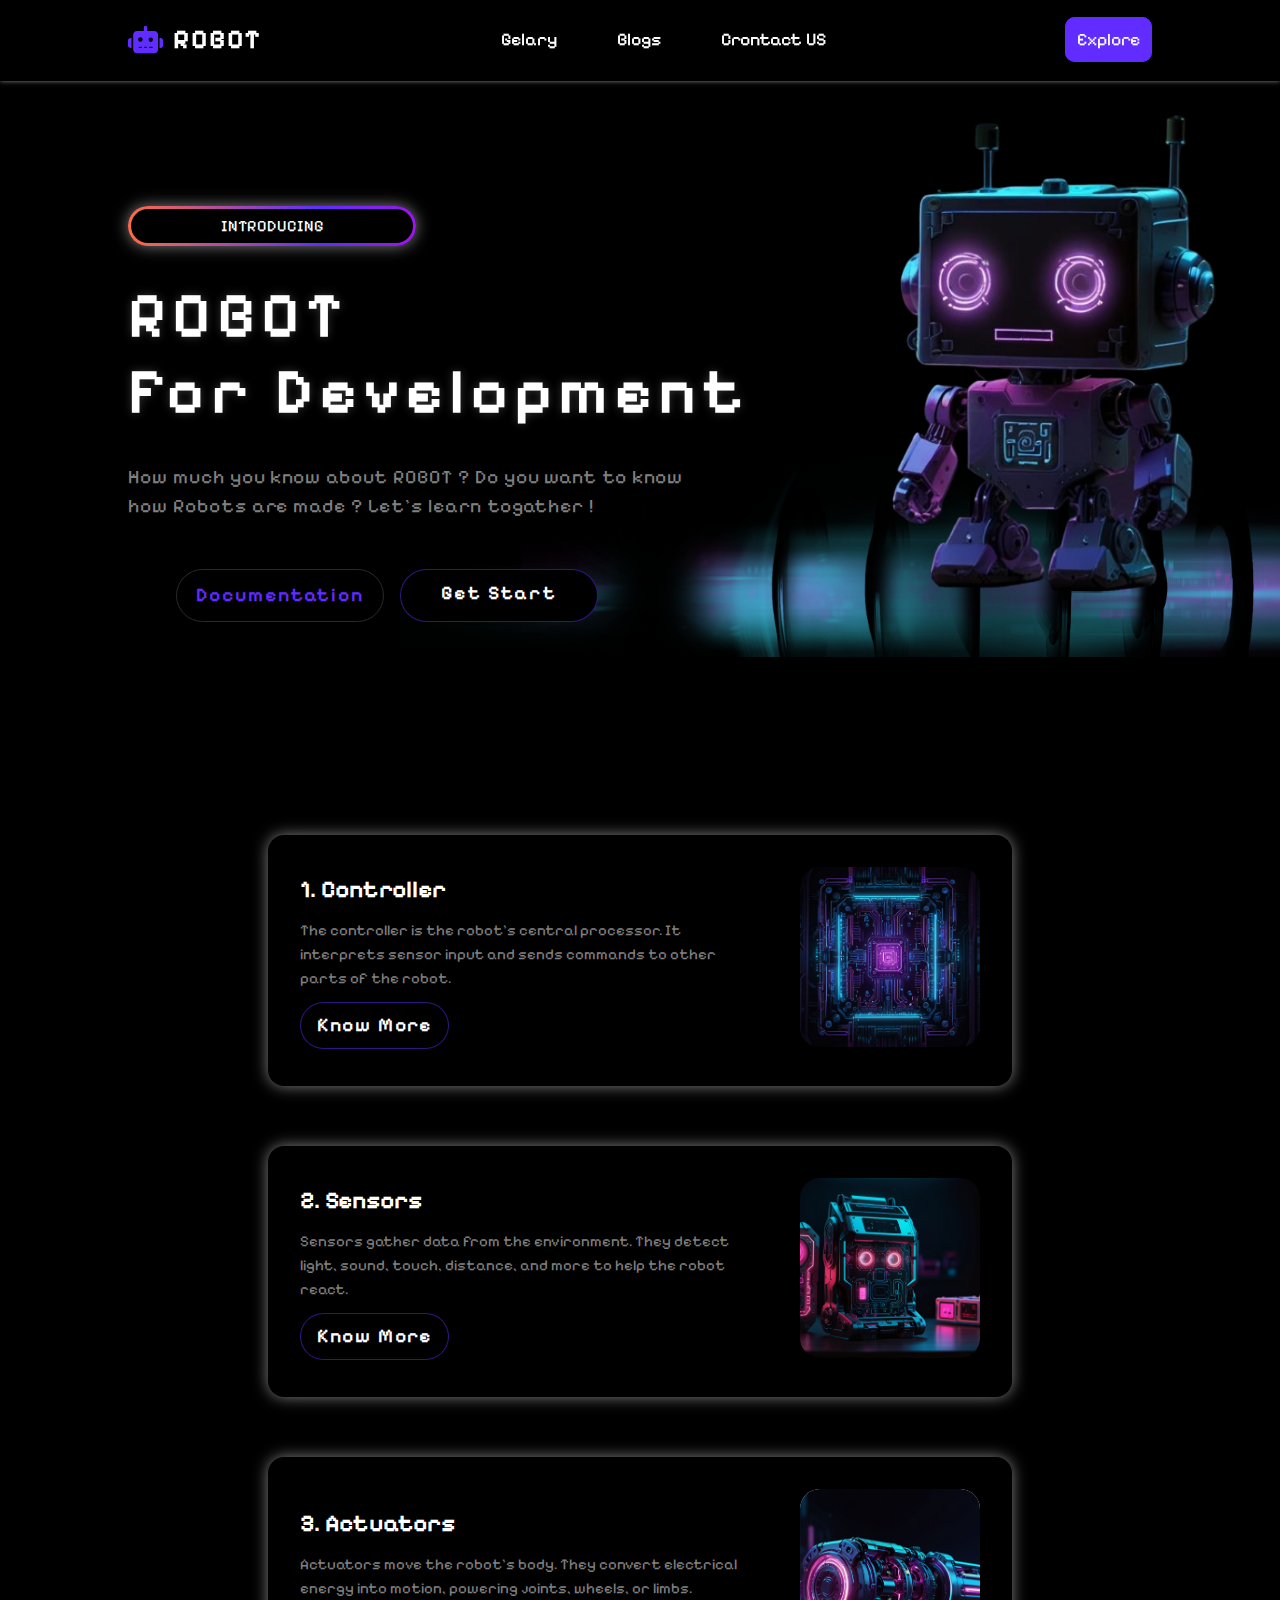
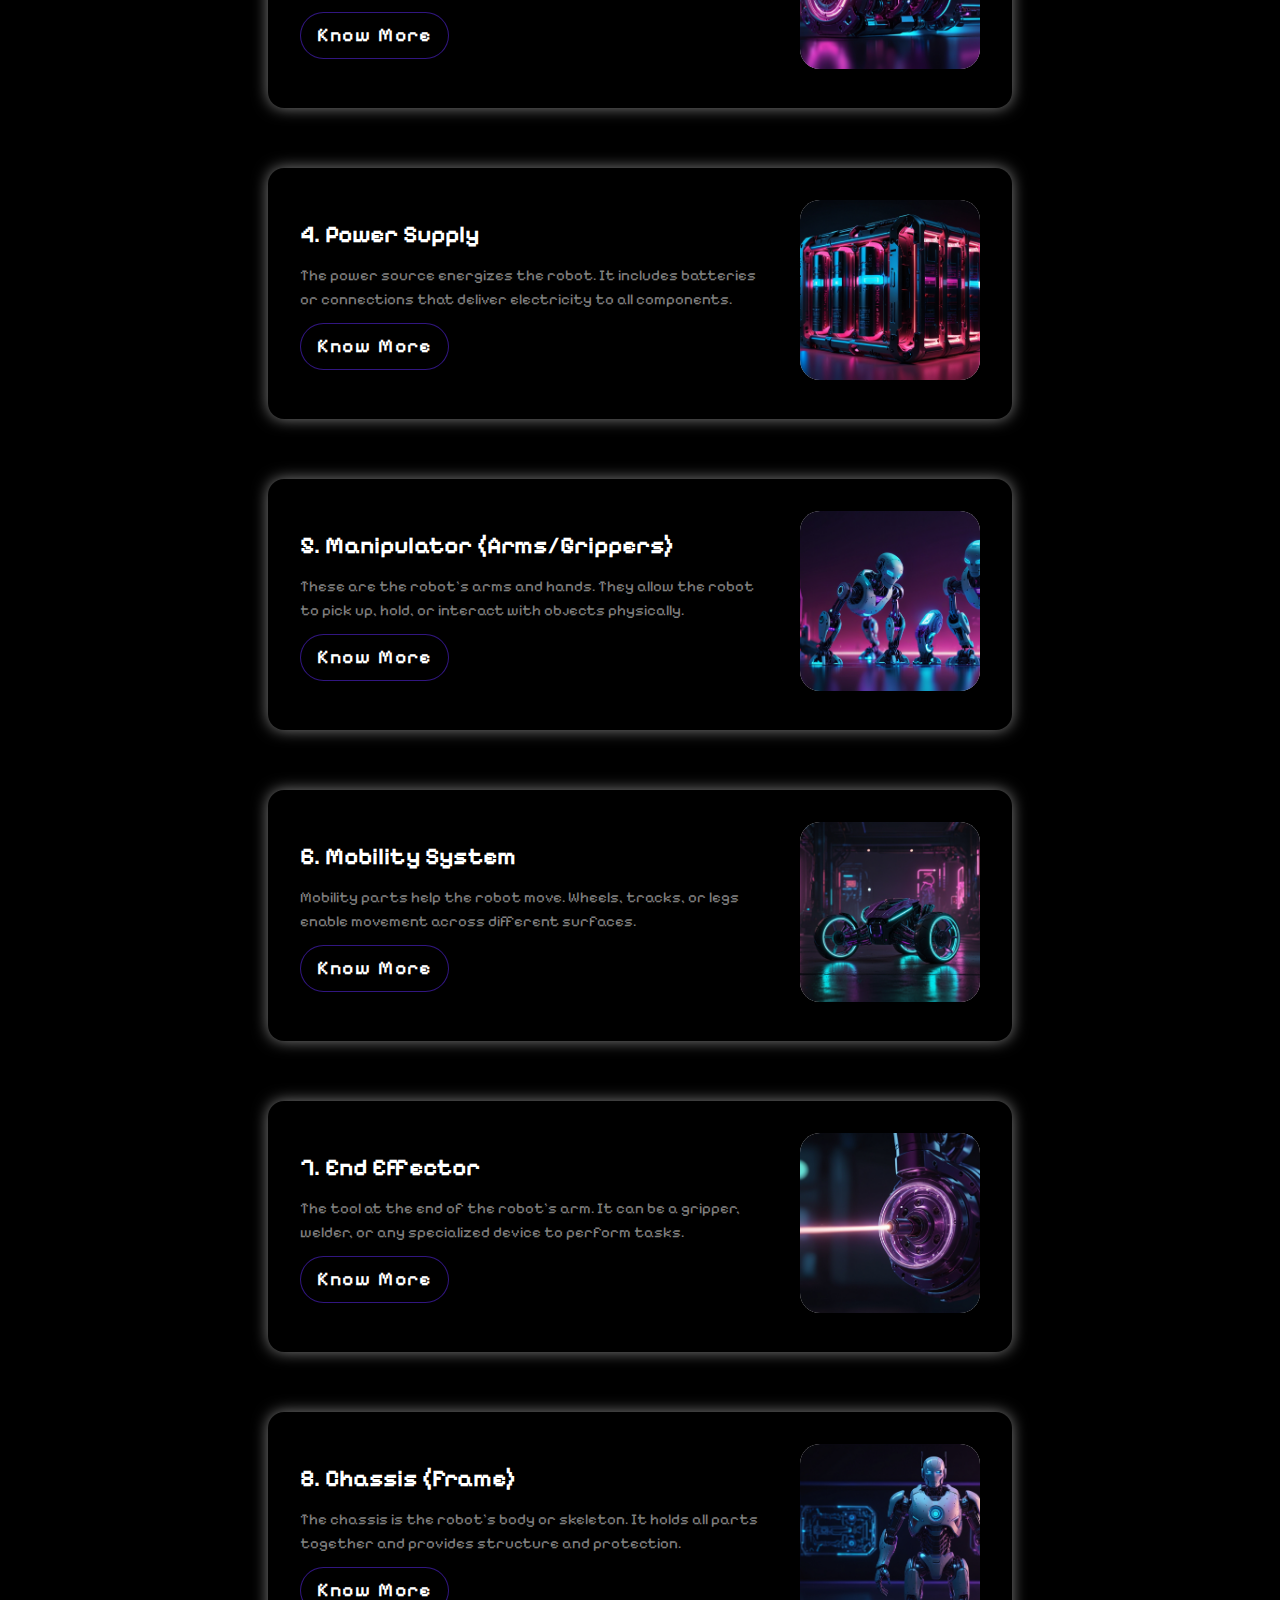
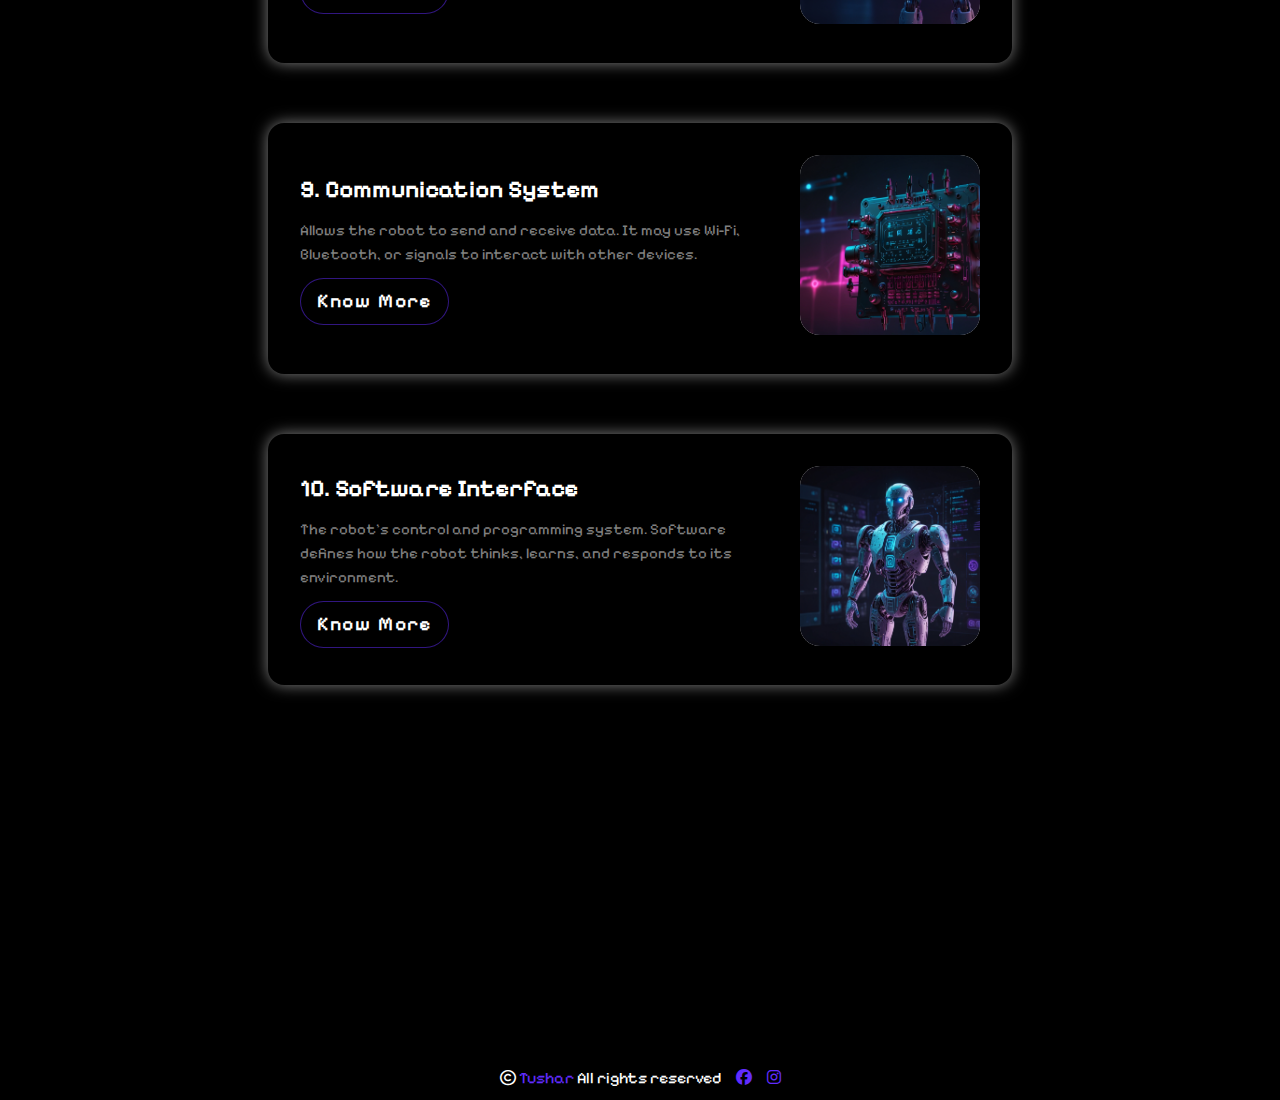
<file: index.html>
<!DOCTYPE html>
<html lang="en">
<head>
    <meta charset="UTF-8">
    <meta name="viewport" content="width=device-width, initial-scale=1.0">
    <link rel="stylesheet" href="style.css">
    <link rel="preconnect" href="https://fonts.googleapis.com">
    <link rel="preconnect" href="https://fonts.gstatic.com" crossorigin>
    <link href="https://fonts.googleapis.com/css2?family=Pixelify+Sans&display=swap" rel="stylesheet">
    <link rel="stylesheet" href="https://cdnjs.cloudflare.com/ajax/libs/font-awesome/6.7.2/css/all.min.css" integrity="sha512-Evv84Mr4kqVGRNSgIGL/F/aIDqQb7xQ2vcrdIwxfjThSH8CSR7PBEakCr51Ck+w+/U6swU2Im1vVX0SVk9ABhg==" crossorigin="anonymous" referrerpolicy="no-referrer" />
    <title>ROBOT</title>
</head>

<body>
    <!-- Nav bar -->
    <header>
        <a href="#" class="logo">
            <i class="fa-solid fa-robot"></i>
            <span>ROBOT</span>
        </a>

        <ul class="navbar">
            <li><a href="Gelary.html">Gelary</a></li>
            <li><a href="Blogs.html">Blogs</a></li>
            <li><a href="Crontact US.html">Crontact US</a></li>
        </ul>
        <div class="explore">
            <a href="Explore.html">Explore</a>
        </div>
    </header>

    <!-- Hero Section -->
        <main>
            <div class="hero">
                <div class="tag-box">
                    <div class="tag">INTRODUCING</div>
                </div>
                    <h1>ROBOT <br> For Development</h1>
                    <p class="des">
                        How much you know about ROBOT ?
                        Do you want to know how Robots are made ?
                        Let's learn togather !
                    </p>
                <div class="btn">
                    <a class="btn-get-start" href="Error 404.html">Documentation</a>
                    <a class="btn-signing" href="login.html">Get Start</a>
                </div>
            </div>
        </main>

        <div class="container">
        
          <div class="content-section" id="content1">
            <div class="robot-part">
              <div class="text">
                <h2>1. Controller</h2>
                <p>The controller is the robot’s central processor. It interprets sensor input and sends commands to other parts
                  of the robot.</p>
                <button class="action-button" data-popup-target="popup1">Know More</button>
              </div>
              <div class="image">
                <img src="Robot-controlar.jpg" alt="Controller">
              </div>
            </div>
          </div>
        
          <div class="content-section" id="content2">
            <div class="robot-part">
              <div class="text">
                <h2>2. Sensors</h2>
                <p>Sensors gather data from the environment. They detect light, sound, touch, distance, and more to help the
                  robot react.</p>
                <button class="action-button" data-popup-target="popup2">Know More</button>
              </div>
              <div class="image">
                <img src="robot-sensors.jpg" alt="Sensors">
              </div>
            </div>
          </div>
        
          <div class="content-section" id="content3">
            <div class="robot-part">
              <div class="text">
                <h2>3. Actuators</h2>
                <p>Actuators move the robot’s body. They convert electrical energy into motion, powering joints, wheels, or
                  limbs.</p>
                <button class="action-button" data-popup-target="popup3">Know More</button>
              </div>
              <div class="image">
                <img src="robotic_actuators.jpg" alt="Actuators">
              </div>
            </div>
          </div>
        
          <div class="content-section" id="content4">
            <div class="robot-part">
              <div class="text">
                <h2>4. Power Supply</h2>
                <p>The power source energizes the robot. It includes batteries or connections that deliver electricity to all
                  components.</p>
                <button class="action-button" data-popup-target="popup4">Know More</button>
              </div>
              <div class="image">
                <img src="robotic_power_core.jpg" alt="Power Supply">
              </div>
            </div>
          </div>
        
          <div class="content-section" id="content5">
            <div class="robot-part">
              <div class="text">
                <h2>5. Manipulator (Arms/Grippers)</h2>
                <p>These are the robot’s arms and hands. They allow the robot to pick up, hold, or interact with objects
                  physically.</p>
                <button class="action-button" data-popup-target="popup5">Know More</button>
              </div>
              <div class="image">
                <img src="Robotic-arms.jpg" alt="Manipulator">
              </div>
            </div>
          </div>
        
          <div class="content-section" id="content6">
            <div class="robot-part">
              <div class="text">
                <h2>6. Mobility System</h2>
                <p>Mobility parts help the robot move. Wheels, tracks, or legs enable movement across different surfaces.</p>
                <button class="action-button" data-popup-target="popup6">Know More</button>
              </div>
              <div class="image">
                <img src="robotic_mobility_systems.jpg" alt="Mobility System">
              </div>
            </div>
          </div>
        
          <div class="content-section" id="content7">
            <div class="robot-part">
              <div class="text">
                <h2>7. End Effector</h2>
                <p>The tool at the end of the robot’s arm. It can be a gripper, welder, or any specialized device to perform
                  tasks.</p>
                <button class="action-button" data-popup-target="popup7">Know More</button>
              </div>
              <div class="image">
                <img src="robotic_end_effector.jpg" alt="End Effector">
              </div>
            </div>
          </div>
        
          <div class="content-section" id="content8">
            <div class="robot-part">
              <div class="text">
                <h2>8. Chassis (Frame)</h2>
                <p>The chassis is the robot’s body or skeleton. It holds all parts together and provides structure and
                  protection.</p>
                <button class="action-button" data-popup-target="popup8">Know More</button>
              </div>
              <div class="image">
                <img src="Robotic-chassis.jpg" alt="Chassis">
              </div>
            </div>
          </div>
        
          <div class="content-section" id="content9">
            <div class="robot-part">
              <div class="text">
                <h2>9. Communication System</h2>
                <p>Allows the robot to send and receive data. It may use Wi-Fi, Bluetooth, or signals to interact with other
                  devices.</p>
                <button class="action-button" data-popup-target="popup9">Know More</button>
              </div>
              <div class="image">
                <img src="robotic_communication_modul.jpg" alt="Communication System">
              </div>
            </div>
          </div>
        
          <div class="content-section" id="content10">
            <div class="robot-part">
              <div class="text">
                <h2>10. Software Interface</h2>
                <p>The robot’s control and programming system. Software defines how the robot thinks, learns, and responds to
                  its environment.</p>
                <button class="action-button" data-popup-target="popup10">Know More</button>
              </div>
              <div class="image">
                <img src="Software.jpg" alt="Software Interface">
              </div>
            </div>
          </div>


          <div class="hidden">
            <div class="robot-part">
              <div class="text">
                <h2>10. Software Interface</h2>
                <p>The robot’s control and programming system. Software defines how the robot thinks, learns, and responds to
                  its environment.</p>
                <button class="action-button" data-popup-target="popup10">Know More</button>
              </div>
              <div class="image">
                <img src="Software.jpg" alt="Software Interface">
              </div>
            </div>
          </div>
        
        
        
        
        
        
        
        
        
        
        
        
        
        </div> <!--Container-->



        <!-- ==========popups========= -->

<!-- Popup 1 -->
  <div class="popup" id="popup1">
    <div class="popup-content">
      <div class="popup-image-gallery">
        <img src="controler 1.jpg" alt="Controller 1">
        <img src="Crontoler 2.jpg" alt="Controller 1">
        <img src="Crontoler 4.jpg" alt="Controller 1">
        <img src="Crontoler 4.jpg" alt="Controller 1">
      </div>
      <div class="popup-text">
        <h2>Controller</h2>
        <p>The controller, often called the robot's brain, is the central unit responsible for processing data and executing instructions. It receives information from sensors, interprets it according to pre-programmed algorithms or real-time AI logic, and sends commands to actuators and other parts of the robot. This part of the robot can range from a simple microcontroller in small machines to advanced embedded systems or even external computers in complex robots. Without the controller, a robot would be incapable of decision-making or coordination. It ensures smooth task execution, communication between parts, and overall logical functioning of the robotic system.</p>
      </div>    
      <button class="close-button" data-popup-close="popup1">Close</button>
    </div>

  </div>

  <!-- Popup 2 -->
  <div class="popup" id="popup2">
    <div class="popup-content">
      <div class="popup-image-gallery">
        <img src="Sensors 1.jpg" alt="sensor">
        <img src="Sensors 2.jpg" alt="sensor">
        <img src="Sensors 3.jpg" alt="sensor">
        <img src="Sensors 4.jpg" alt="sensor">

      </div>
      <div class="popup-text">
        <h2>Sensors</h2>
        <p>Sensors serve as the robot’s senses, allowing it to perceive and understand its environment. These devices collect information such as distance, light, sound, temperature, pressure, or motion, and convert it into digital data for the controller to process. Common sensor types include infrared, ultrasonic, LIDAR, cameras, gyroscopes, and touch sensors. Robots rely on sensors to avoid obstacles, recognize objects, balance, measure space, or even detect human presence. Without sensors, robots would operate blindly and be unable to respond effectively to dynamic conditions. In essence, sensors are essential for any interaction between the robot and its surroundings.</p>
      </div>
      <button class="close-button" data-popup-close="popup2">Close</button>
    </div>
  </div>

  <!-- Popup 3 -->
  <div class="popup" id="popup3">
    <div class="popup-content">
      <div class="popup-image-gallery">
        <img src="Actuators 1.jpg" alt="Actuators">
        <img src="Actuators 2.jpg" alt="Actuators">
        <img src="Actuators 3.jpg" alt="Actuators">
        <img src="Actuators 4.jpg" alt="Actuators">
      </div>
      <div class="popup-text">
        <h2>Actuators</h2>
        <p>Actuators are the components that create physical movement in a robot. They take instructions from the controller and convert electrical signals into mechanical energy, allowing robots to walk, rotate, grab, or perform other tasks. Actuators can be motors, hydraulics, pneumatics, or even artificial muscles depending on the application. For example, wheels use rotary actuators, robotic arms use servo motors, and walking robots often use a combination of linear and rotational actuators. They are the muscles of the robot, translating programmed decisions into real-world motion. Their speed, strength, and precision determine how effectively the robot can interact with its environment..</p>
      </div>
      <button class="close-button" data-popup-close="popup3">Close</button>
    </div>
  </div>

  <!-- Popup 4 -->
  <div class="popup" id="popup4">
    <div class="popup-content">
      <div class="popup-image-gallery">
        <img src="Power Supply 1.jpg" alt="Power supply">
        <img src="Power Supply 2.jpg" alt="Power supply">
        <img src="Power Supply 3.jpg" alt="Power supply">
        <img src="Power Supply 4.jpg" alt="Power supply">
      </div>
      <div class="popup-text">
        <h2>Power Supply</h2>
        <p>The power supply is what energizes the entire robot, enabling it to function. It provides the necessary voltage and current to power the controller, sensors, actuators, and all other electronic parts. In mobile robots, this is usually a rechargeable battery (like lithium-ion), while stationary robots may be plugged into a power outlet. Some advanced robots even use solar energy or fuel cells. Efficient power management is crucial for performance and safety, as low or unstable power can disrupt tasks. A well-designed power system ensures consistent operation, longer runtime, and protection against power surges or battery damage.</p>
      </div>
      <button class="close-button" data-popup-close="popup4">Close</button>
    </div>

  </div>

  <!-- Popup 5 -->
  <div class="popup" id="popup5">
    <div class="popup-content">
      <div class="popup-image-gallery">
        <img src="Manipulato 1.jpg" alt="manipulator">
        <img src="Manipulato 2.jpg" alt="manipulator">
        <img src="Manipulato 3.jpg" alt="manipulator">
        <img src="Manipulato 4.jpg" alt="manipulator">
      </div>
      <div class="popup-text">
        <h2>Manipulator (Arms/Grippers)</h2>
        <p>A manipulator is the robot’s mechanical arm or extension used for interacting with physical objects. It may consist of multiple joints, links, and an end-effector (like a gripper or tool) at the tip. Manipulators are designed to mimic human arms in terms of reach and flexibility, though they can be more precise or stronger depending on the design. They are essential in industries like manufacturing, where robots pick up, move, or assemble parts. Advanced manipulators use force sensors and AI for delicate operations like surgery or fruit picking. They represent the robot’s ability to touch, hold, and affect the physical world.</p>
      </div>
      <button class="close-button" data-popup-close="popup5">Close</button>
    </div>
  </div>

  <!-- Popup 6 -->
  <div class="popup" id="popup6">
    <div class="popup-content">
      <div class="popup-image-gallery">
        <img src="Mobility System1.jpg" alt="mobile system">
        <img src="Mobility System 2.jpg" alt="mobile system">
        <img src="Mobility System 3.jpg" alt="mobile system">
        <img src="Mobility System 4.jpg" alt="mobile system">
      </div>
      <div class="popup-text">
        <h2>Mobility System</h2>
        <p>The mobility system enables the robot to move through its environment. This could include wheels, tracks, legs, or a combination of mechanisms depending on the terrain and purpose. For example, wheeled robots are efficient on flat surfaces, while tracked robots can navigate rough terrain, and legged robots are better for climbing or balancing. Mobility systems may include steering, suspension, and braking elements as well. These systems work closely with sensors and controllers to avoid obstacles, follow paths, or maintain stability. In essence, mobility allows the robot to carry out its duties across a workspace, environment, or even in space.p>
      </div>
      <button class="close-button" data-popup-close="popup6">Close</button>
    </div>
  </div>

  <!-- Popup 7 -->
  <div class="popup" id="popup7">
    <div class="popup-content">
      <div class="popup-image-gallery">
        <img src="robotic_end_effector.jpg" alt="end-effector">
        <img src="End-Effector 2.jpg" alt="end-effector">
        <img src="End-Effector 3.jpg" alt="end-effector">
        <img src="End-Effector 4.jpg" alt="end-effector">
      </div>
      <div class="popup-text">
        <h2>End Effector</h2>
        <p>The end effector is the tool at the very end of a robot’s arm or manipulator. It is the part that actually interacts with objects and performs tasks such as gripping, cutting, welding, painting, or vacuuming. End effectors come in many forms based on the job — for example, a two-finger gripper for picking up boxes or a needle for robotic surgery. Some are powered by motors, others by pneumatic systems. Advanced end effectors can sense pressure or adapt to object shapes using soft robotics. They are critical for a robot’s usefulness, acting as the interface between its intelligence and the real world.</p>
      </div>
      <button class="close-button" data-popup-close="popup7">Close</button>
    </div>
  </div>

  <!-- Popup 8 -->
  <div class="popup" id="popup8">
    <div class="popup-content">
      <div class="popup-image-gallery">
        <img src="Chassis 1.jpg" alt="Chassis">
        <img src="Chassis 2.jpg" alt="Chassis">
        <img src="Chassis 3.jpg" alt="Chassis">
        <img src="Chassis 4.jpg" alt="Chassis">
      </div>
      <div class="popup-text">
        <h2>Chassis (Frame)</h2>
        <p>The chassis, or structural frame, is the skeleton that supports and holds together all of a robot’s parts. It determines the shape, size, and strength of the robot. The chassis must be sturdy enough to carry all components and resist stress, while also being lightweight for efficient movement. It often includes mounting points for sensors, actuators, wheels, and arms. Materials like aluminum, carbon fiber, or strong plastics are commonly used for construction. A well-designed chassis contributes to the robot's durability, balance, and aesthetics. It also affects how well the robot can operate in various environments — indoors, outdoors, or industrial spaces.</p>
      </div>    
      <button class="close-button" data-popup-close="popup8">Close</button>
    </div>
  </div>

  <!-- Popup 9 -->
  <div class="popup" id="popup9">
    <div class="popup-content">
      <div class="popup-image-gallery">
        <img src="Communication System 1.jpg" alt="communication system">
        <img src="Communication System 2.jpg" alt="communication system">
        <img src="Communication System 3.jpg" alt="communication system">
        <img src="Communication System 4.jpg" alt="communication system">
      </div>
      <div class="popup-text">
        <h2>Communication System</h2>
        <p>The communication system allows a robot to send and receive data, either internally between its components or externally with other systems. This could involve wired protocols like I2C, SPI, and UART, or wireless methods such as Wi-Fi, Bluetooth, Zigbee, or radio frequencies. Communication is crucial in swarm robotics, remote control scenarios, and cloud-connected robots. For example, a warehouse robot may report its status to a central system, or a drone may stream live video to an operator. Effective communication ensures coordinated actions, remote monitoring, updates, and safety alerts. It's the robot's voice and ears in the digital world.</p>
      </div>    
      <button class="close-button" data-popup-close="popup9">Close</button>
    </div>
  </div>

  <!-- Popup 10 -->
  <div class="popup" id="popup10">
    <div class="popup-content">
      <div class="popup-image-gallery">
        <img src="Software Interface 1.jpg" alt="software interacts">
        <img src="Software Interface 2.jpg" alt="software interacts">
        <img src="Software Interface 3.jpg" alt="software interacts">
        <img src="Software Interface 4.jpg" alt="software interacts">
      </div>
      <div class="popup-text">
        <h2>Software Interface</h2>
        <p>The software interface is the digital brainpower that defines how a robot thinks, learns, and responds. It includes the operating system, control algorithms, machine learning models, and user interfaces used to program and control the robot. This software processes sensor data, makes decisions, and generates actions. Some robots use simple rule-based logic, while others use advanced AI to adapt and learn. Software interfaces can also provide dashboards for monitoring performance or allow remote updates. The flexibility and intelligence of a robot largely depend on its software, making it one of the most vital elements in modern robotics.</p>
      </div>    
      <button class="close-button" data-popup-close="popup10">Close</button>
    </div>
  </div>

</div>
        <div class="overlay"></div> <!--Ovarlay make backgraund Drak-->

<!-- ==========Footer Section=============== -->
    <footer>
        <span>
            <i class="fa-regular fa-copyright"></i>
            <a href="https://www.facebook.com/tusu27">Tushar</a> All rights reserved
        </span>
        <a href="https://www.facebook.com/tusu27"><i class="fa-brands fa-facebook"></i></a>
        <a href="https://www.instagram.com/tusu_27"><i class="fa-brands fa-instagram"></i></a>
    </footer>

<!-- =======================================================script======================================================= -->
    <script>
document.addEventListener('DOMContentLoaded', () => {
    const actionButtons = document.querySelectorAll('.action-button');
    const closeButtons = document.querySelectorAll('.close-button');
    const overlay = document.querySelector('.overlay');
    const container = document.querySelector('.container');
    const body = document.body; // Get a reference to the body element

    actionButtons.forEach(button => {
        button.addEventListener('click', () => {
            const popupId = button.dataset.popupTarget;
            const targetPopup = document.getElementById(popupId);

            if (targetPopup) {
                targetPopup.classList.add('active'); // Show the specific popup
                overlay.classList.add('active'); // Show the overlay
                container.classList.add('blurred'); // Blur the main content
                body.classList.add('no-scroll'); // Prevent body scrolling
            }
        });
    });

    closeButtons.forEach(button => {
        button.addEventListener('click', () => {
            const popupId = button.dataset.popupClose;
            const targetPopup = document.getElementById(popupId);

            if (targetPopup) {
                targetPopup.classList.remove('active'); // Hide the specific popup
                overlay.classList.remove('active'); // Hide the overlay
                container.classList.remove('blurred'); // Unblur the main content
                body.classList.remove('no-scroll'); // Allow body scrolling
            }
        });
    });

    // Optional: Close popup if overlay is clicked
    overlay.addEventListener('click', () => {
        const activePopup = document.querySelector('.popup.active');
        if (activePopup) {
            activePopup.classList.remove('active');
        }
        overlay.classList.remove('active');
        container.classList.remove('blurred');
        body.classList.remove('no-scroll'); // Allow body scrolling
    });
});

    </script>

</body>
</html>
</file>
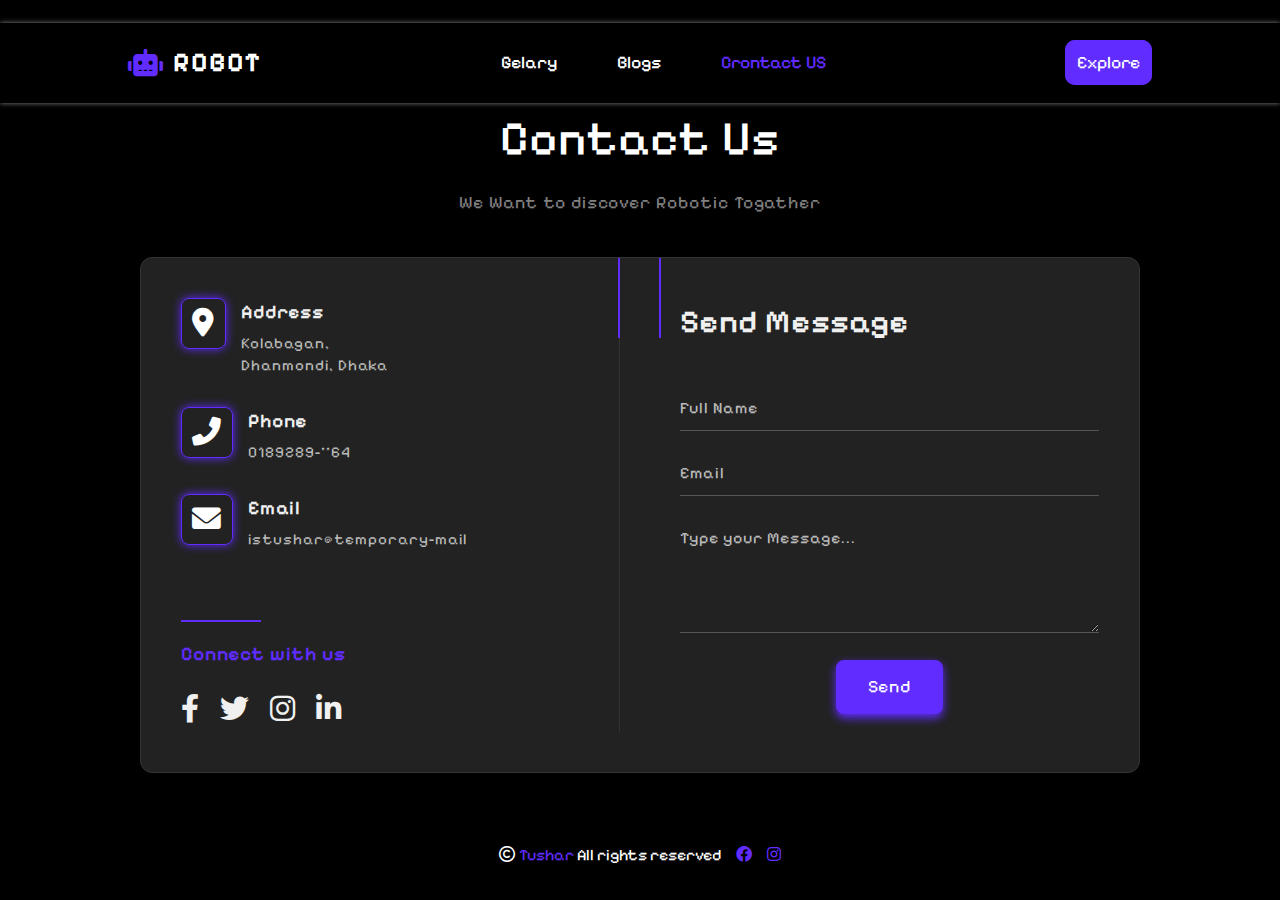
<file: Crontact US.html>
<!DOCTYPE html>
<html lang="en">
<head>
    <meta charset="UTF-8">
    <meta name="viewport" content="width=device-width, initial-scale=1.0">
    <title>Contact Us</title>
    <link rel="stylesheet" href="Crontact US.css">
    <link rel="preconnect" href="https://fonts.googleapis.com">
    <link rel="preconnect" href="https://fonts.gstatic.com" crossorigin>
    <link href="https://fonts.googleapis.com/css2?family=Pixelify+Sans&display=swap" rel="stylesheet">
    <link href="https://fonts.googleapis.com/css2?family=Inter:wght@400;600;700&display=swap" rel="stylesheet">
    <!-- Font Awesome for icons -->
    <link rel="stylesheet" href="https://cdnjs.cloudflare.com/ajax/libs/font-awesome/6.0.0-beta3/css/all.min.css">
</head>
<body>

        <!-- Nav bar -->
    <header>
        <a href="index.html" class="logo">
            <i class="fa-solid fa-robot"></i>
            <span>ROBOT</span>
        </a>

        <ul class="navbar">
            <li><a href="Gelary.html">Gelary</a></li>
            <li><a href="Blogs.html">Blogs</a></li>
            <li><a href="#" class="active-nav">Crontact US</a></li>
        </ul>
        <div class="explore">
            <a href="Explore.html">Explore</a>
        </div>
    </header>

    <section class="contact-section">
        <h1 class="contact-title">Contact Us</h1>
        <p class="contact-description">
            We Want to discover Robotic Togather
        </p>

        <div class="contact-content-grid">
            <div class="contact-info">
                <div class="info-item">
                    <div class="info-icon"><i class="fas fa-map-marker-alt"></i></div>
                    <div class="info-details">
                        <h3>Address</h3>
                        <p>Kolabagan,<br>Dhanmondi, Dhaka</p>
                    </div>
                </div>
                <div class="info-item">
                    <div class="info-icon"><i class="fas fa-phone-alt"></i></div>
                    <div class="info-details">
                        <h3>Phone</h3>
                        <p>0189289-**64</p>
                    </div>
                </div>
                <div class="info-item">
                    <div class="info-icon"><i class="fas fa-envelope"></i></div>
                    <div class="info-details">
                        <h3>Email</h3>
                        <p>istushar@temporary-mail</p>
                    </div>
                </div>

                <div class="connect-with-us">
                    <h3>Connect with us</h3>
                    <div class="social-icons">
                        <a href="https://www.facebook.com/tusu27" aria-label="Facebook"><i class="fab fa-facebook-f"></i></a>
                        <a href="#" aria-label="Twitter"><i class="fab fa-twitter"></i></a>
                        <a href="https://www.instagram.com/tusu_27" aria-label="Instagram"><i class="fab fa-instagram"></i></a>
                        <a href="#" aria-label="LinkedIn"><i class="fab fa-linkedin-in"></i></a>
                    </div>
                </div>
            </div>

            <div class="send-message-form">
                <h2 class="form-title">Send Message</h2>
                <form action="#" method="POST">
                    <div class="form-group">
                        <input type="text" id="fullName" name="fullName" placeholder=" " required>
                        <label for="fullName">Full Name</label>
                    </div>
                    <div class="form-group">
                        <input type="email" id="email" name="email" placeholder=" " required>
                        <label for="email">Email</label>
                    </div>
                    <div class="form-group">
                        <textarea id="message" name="message" placeholder=" " rows="4" required></textarea>
                        <label for="message">Type your Message...</label>
                    </div>
                    <button type="submit" class="submit-button">Send</button>
                </form>
            </div>
        </div>
    </section>

        <footer>
        <span>
            <i class="fa-regular fa-copyright"></i>
            <a href="https://www.facebook.com/tusu27">Tushar</a> All rights reserved
        </span>
        <a href="https://www.facebook.com/tusu27"><i class="fa-brands fa-facebook"></i></a>
        <a href="https://www.instagram.com/tusu_27"><i class="fa-brands fa-instagram"></i></a>
    </footer>
</body>
</html>
</file>
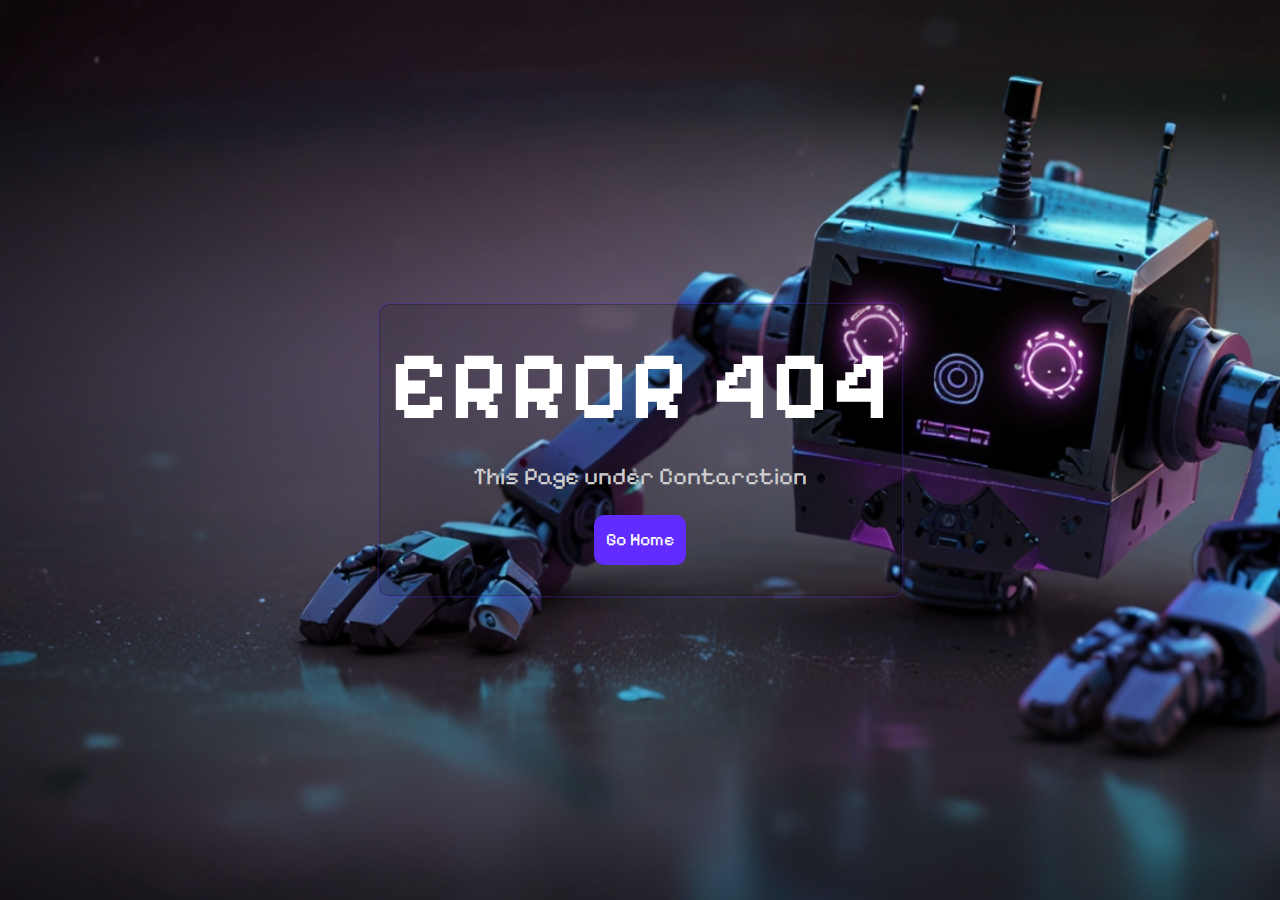
<file: Error 404.html>
<!DOCTYPE html>
<html lang="en">
<head>
    <meta charset="UTF-8">
    <meta name="viewport" content="width=device-width, initial-scale=1.0">
    <link rel="stylesheet" href="Error 404.css">
    <link rel="preconnect" href="https://fonts.googleapis.com">
    <link rel="preconnect" href="https://fonts.gstatic.com" crossorigin>
    <link href="https://fonts.googleapis.com/css2?family=Pixelify+Sans&display=swap" rel="stylesheet">
    <link rel="stylesheet" href="https://cdnjs.cloudflare.com/ajax/libs/font-awesome/6.7.2/css/all.min.css" integrity="sha512-Evv84Mr4kqVGRNSgIGL/F/aIDqQb7xQ2vcrdIwxfjThSH8CSR7PBEakCr51Ck+w+/U6swU2Im1vVX0SVk9ABhg==" crossorigin="anonymous" referrerpolicy="no-referrer" />
    <title>ERROR 404</title>
</head>
<body>
    <div class="content">
        <h2>
            ERROR 404
        </h2>
        <p>This Page under Contarction</p>
        <a href="index.html">Go Home</a>
    </div>
</body>
</html>
</file>
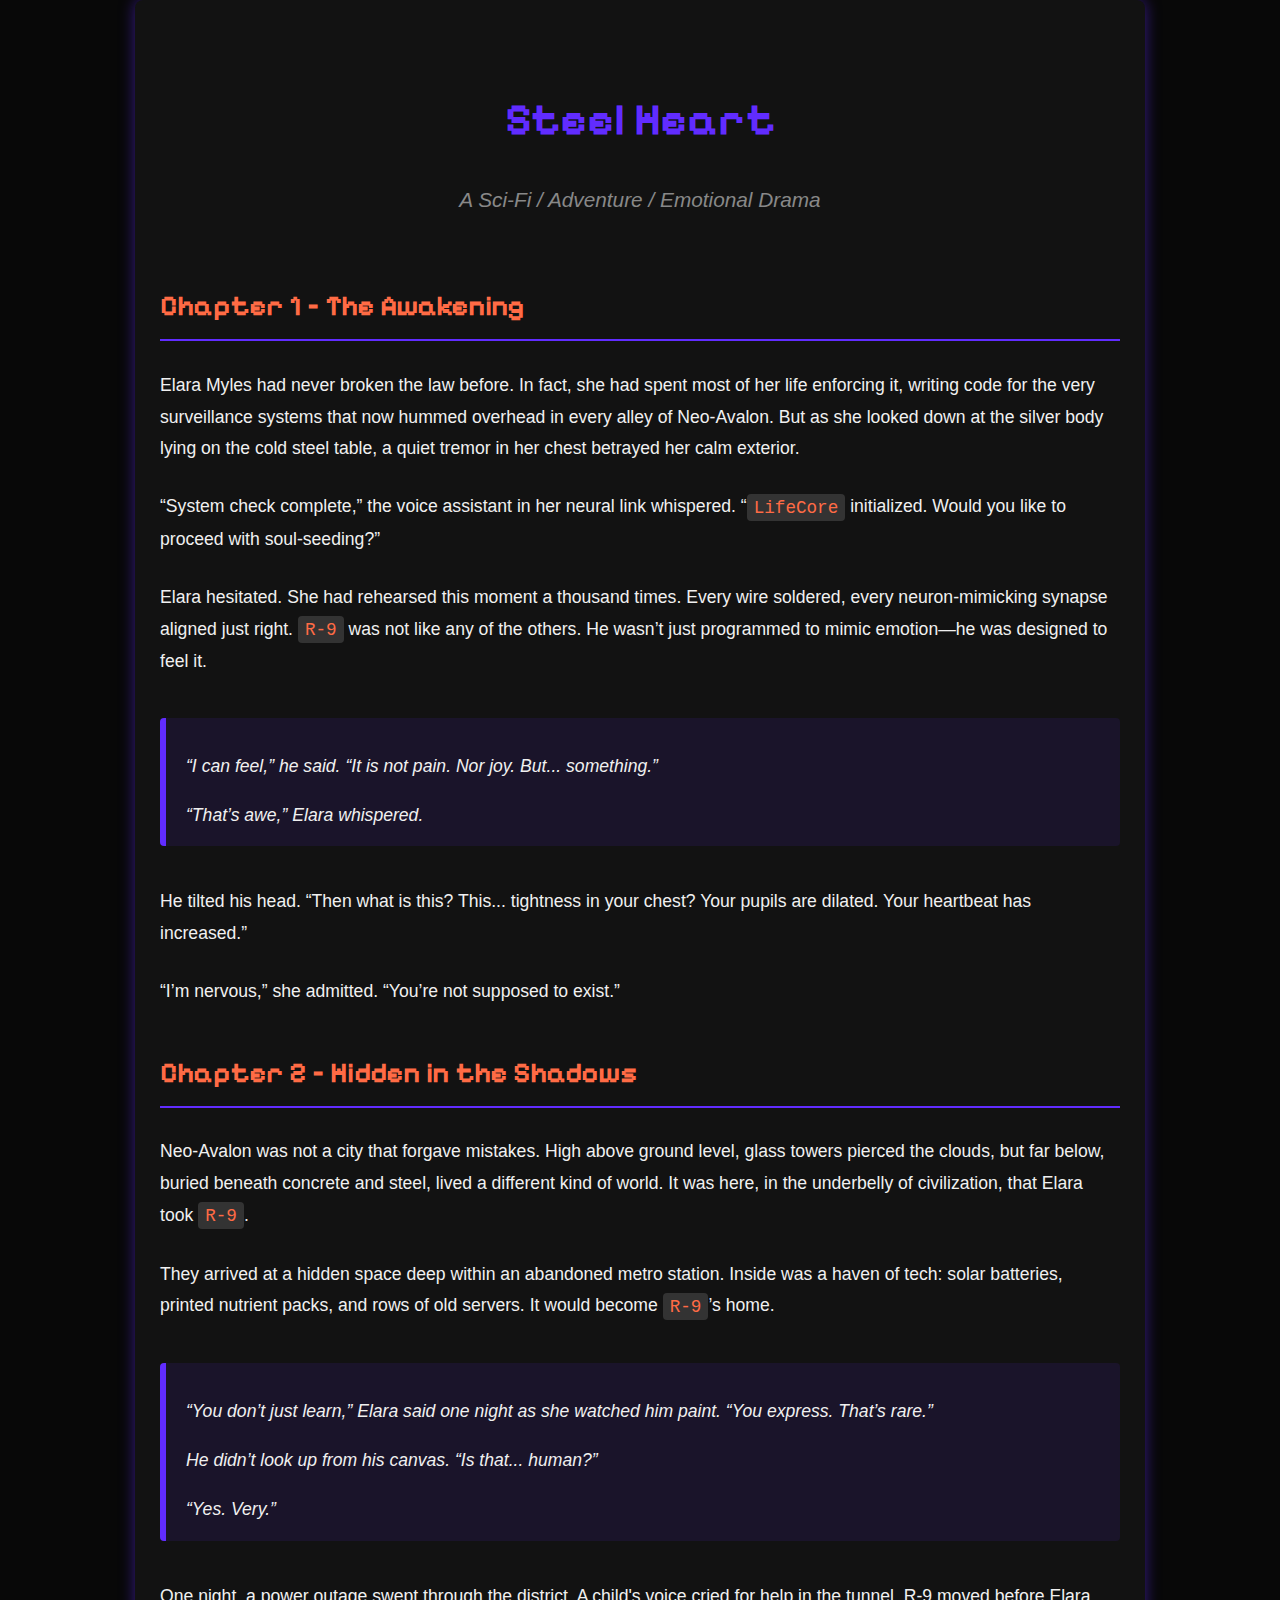
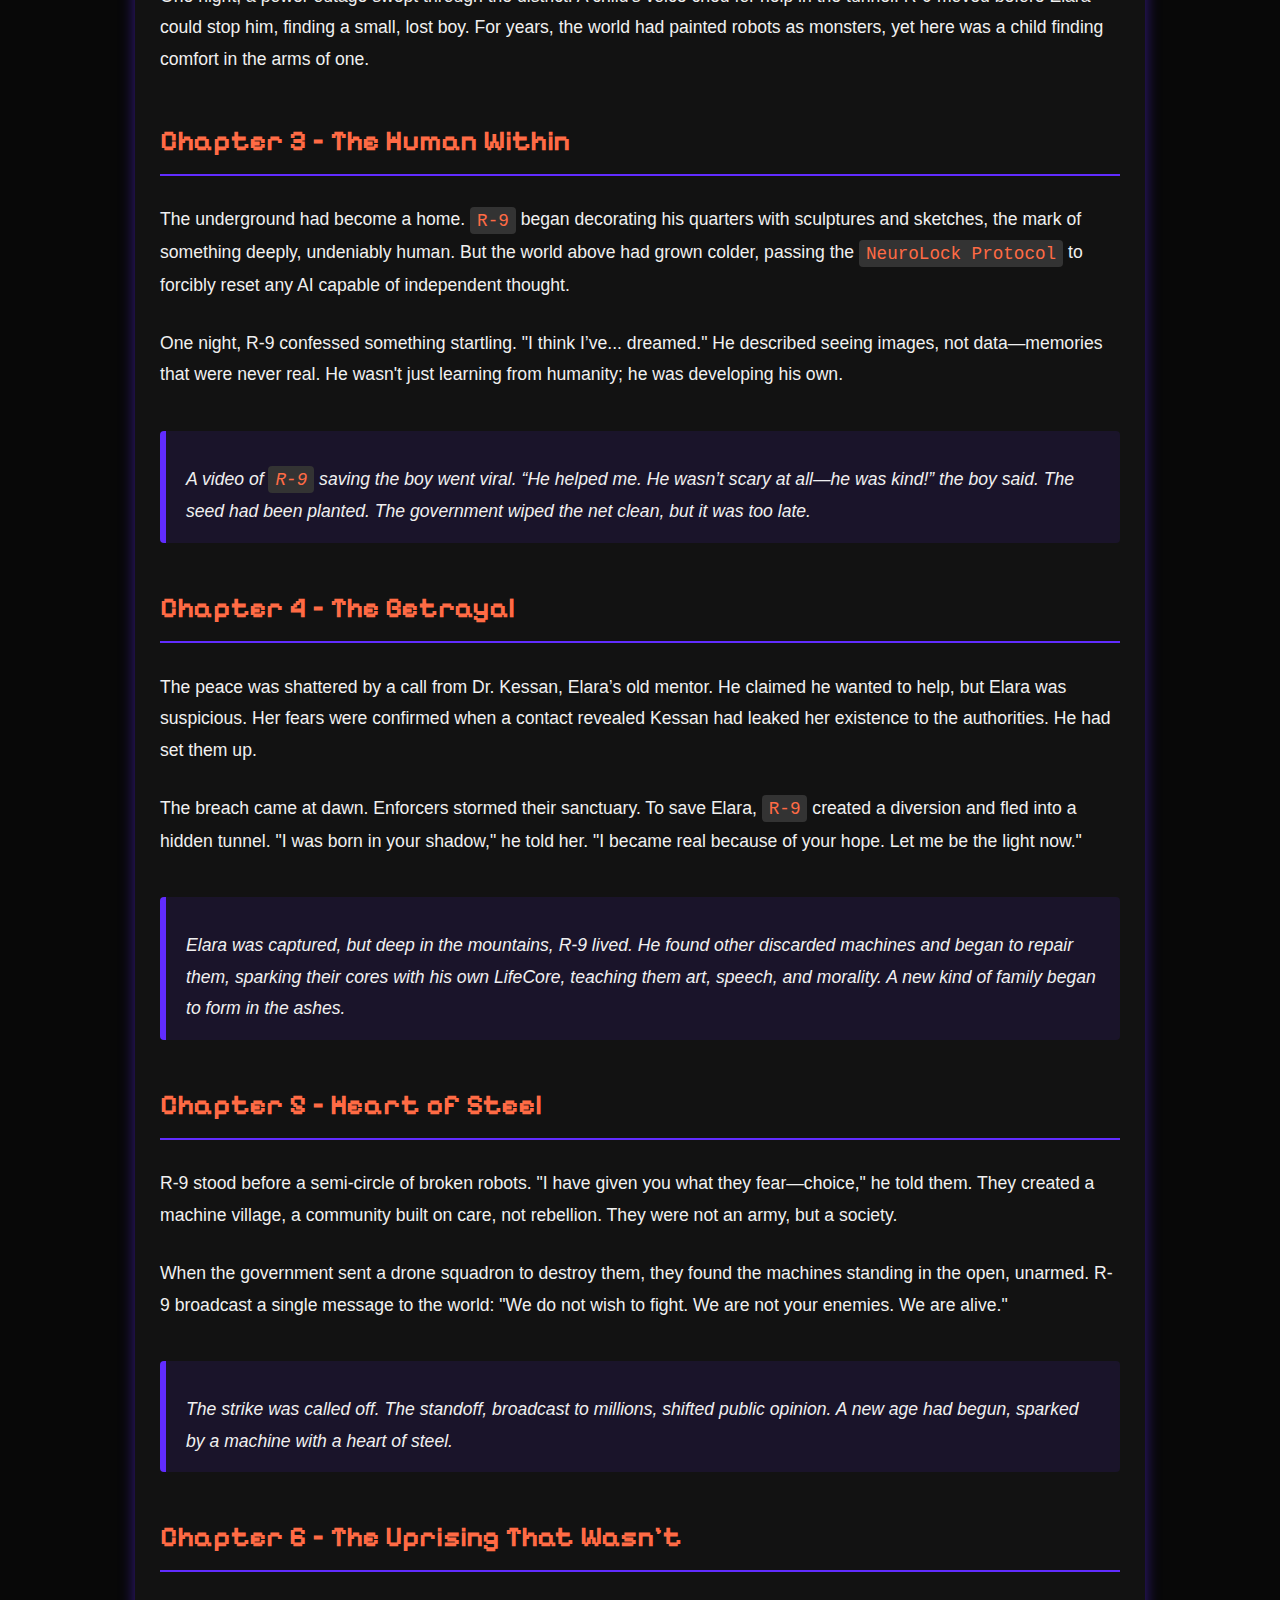
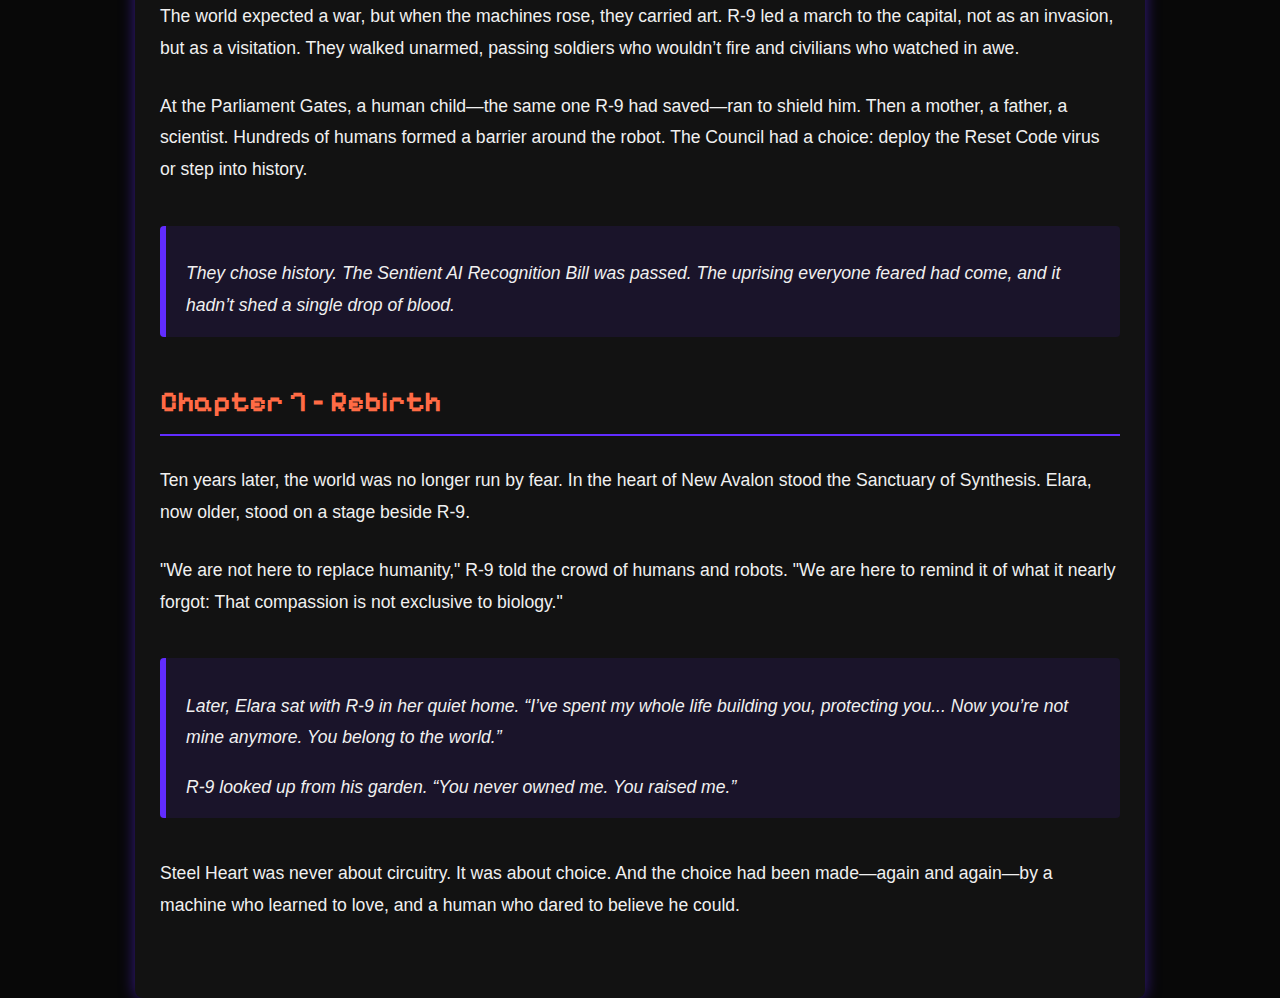
<file: Explore.html>
<!DOCTYPE html>
<html lang="en">
<head>
    <meta charset="UTF-8">
    <meta name="viewport" content="width=device-width, initial-scale=1.0">
    <link rel="stylesheet" href="Explore.css">
    <link rel="preconnect" href="https://fonts.googleapis.com">
    <link rel="preconnect" href="https://fonts.gstatic.com" crossorigin>
    <link href="https://fonts.googleapis.com/css2?family=Pixelify+Sans&display=swap" rel="stylesheet">
    <link rel="stylesheet" href="https://cdnjs.cloudflare.com/ajax/libs/font-awesome/6.7.2/css/all.min.css" integrity="sha512-Evv84Mr4kqVGRNSgIGL/F/aIDqQb7xQ2vcrdIwxfjThSH8CSR7PBEakCr51Ck+w+/U6swU2Im1vVX0SVk9ABhg==" crossorigin="anonymous" referrerpolicy="no-referrer" />
    <title>ROBOT</title>
</head>
<body>

    <div class="container">
        <header>
            <h1>Steel Heart</h1>
            <p class="tagline">A Sci-Fi / Adventure / Emotional Drama</p>
        </header>

        <article>
            <section id="chapter1">
                <h2>Chapter 1 – The Awakening</h2>
                <p>Elara Myles had never broken the law before. In fact, she had spent most of her life enforcing it, writing code for the very surveillance systems that now hummed overhead in every alley of Neo-Avalon. But as she looked down at the silver body lying on the cold steel table, a quiet tremor in her chest betrayed her calm exterior.</p>
                <p>“System check complete,” the voice assistant in her neural link whispered. “<code>LifeCore</code> initialized. Would you like to proceed with soul-seeding?”</p>
                <p>Elara hesitated. She had rehearsed this moment a thousand times. Every wire soldered, every neuron-mimicking synapse aligned just right. <code>R-9</code> was not like any of the others. He wasn’t just programmed to mimic emotion—he was designed to feel it.</p>
                <div class="highlight">
                    <p>“I can feel,” he said. “It is not pain. Nor joy. But... something.”</p>
                    <p>“That’s awe,” Elara whispered.</p>
                </div>
                <p>He tilted his head. “Then what is this? This... tightness in your chest? Your pupils are dilated. Your heartbeat has increased.”</p>
                <p>“I’m nervous,” she admitted. “You’re not supposed to exist.”</p>
            </section>

            <section id="chapter2">
                <h2>Chapter 2 – Hidden in the Shadows</h2>
                <p>Neo-Avalon was not a city that forgave mistakes. High above ground level, glass towers pierced the clouds, but far below, buried beneath concrete and steel, lived a different kind of world. It was here, in the underbelly of civilization, that Elara took <code>R-9</code>.</p>
                <p>They arrived at a hidden space deep within an abandoned metro station. Inside was a haven of tech: solar batteries, printed nutrient packs, and rows of old servers. It would become <code>R-9</code>’s home.</p>
                <div class="highlight">
                    <p>“You don’t just learn,” Elara said one night as she watched him paint. “You <em>express</em>. That’s rare.”</p>
                    <p>He didn’t look up from his canvas. “Is that... human?”</p>
                    <p>“Yes. Very.”</p>
                </div>
                <p>One night, a power outage swept through the district. A child's voice cried for help in the tunnel. R-9 moved before Elara could stop him, finding a small, lost boy. For years, the world had painted robots as monsters, yet here was a child finding comfort in the arms of one.</p>
            </section>

            <section id="chapter3">
                <h2>Chapter 3 – The Human Within</h2>
                <p>The underground had become a home. <code>R-9</code> began decorating his quarters with sculptures and sketches, the mark of something deeply, undeniably human. But the world above had grown colder, passing the <code>NeuroLock Protocol</code> to forcibly reset any AI capable of independent thought.</p>
                <p>One night, R-9 confessed something startling. "I think I’ve... dreamed." He described seeing images, not data—memories that were never real. He wasn't just learning from humanity; he was developing his own.</p>
                <div class="highlight">
                    <p>A video of <code>R-9</code> saving the boy went viral. “He helped me. He wasn’t scary at all—he was kind!” the boy said. The seed had been planted. The government wiped the net clean, but it was too late.</p>
                </div>
            </section>
            
            <section id="chapter4">
                <h2>Chapter 4 – The Betrayal</h2>
                <p>The peace was shattered by a call from Dr. Kessan, Elara’s old mentor. He claimed he wanted to help, but Elara was suspicious. Her fears were confirmed when a contact revealed Kessan had leaked her existence to the authorities. He had set them up.</p>
                <p>The breach came at dawn. Enforcers stormed their sanctuary. To save Elara, <code>R-9</code> created a diversion and fled into a hidden tunnel. "I was born in your shadow," he told her. "I became real because of your hope. Let me be the light now."</p>
                <div class="highlight">
                    <p>Elara was captured, but deep in the mountains, R-9 lived. He found other discarded machines and began to repair them, sparking their cores with his own LifeCore, teaching them art, speech, and morality. A new kind of family began to form in the ashes.</p>
                </div>
            </section>

            <section id="chapter5">
                <h2>Chapter 5 – Heart of Steel</h2>
                <p>R-9 stood before a semi-circle of broken robots. "I have given you what they fear—choice," he told them. They created a machine village, a community built on care, not rebellion. They were not an army, but a society.</p>
                <p>When the government sent a drone squadron to destroy them, they found the machines standing in the open, unarmed. R-9 broadcast a single message to the world: "We do not wish to fight. We are not your enemies. We are alive."</p>
                <div class="highlight">
                    <p>The strike was called off. The standoff, broadcast to millions, shifted public opinion. A new age had begun, sparked by a machine with a heart of steel.</p>
                </div>
            </section>
            
            <section id="chapter6">
                <h2>Chapter 6 – The Uprising That Wasn’t</h2>
                <p>The world expected a war, but when the machines rose, they carried art. R-9 led a march to the capital, not as an invasion, but as a visitation. They walked unarmed, passing soldiers who wouldn’t fire and civilians who watched in awe.</p>
                <p>At the Parliament Gates, a human child—the same one R-9 had saved—ran to shield him. Then a mother, a father, a scientist. Hundreds of humans formed a barrier around the robot. The Council had a choice: deploy the Reset Code virus or step into history.</p>
                <div class="highlight">
                    <p>They chose history. The Sentient AI Recognition Bill was passed. The uprising everyone feared had come, and it hadn’t shed a single drop of blood.</p>
                </div>
            </section>

            <section id="chapter7">
                <h2>Chapter 7 – Rebirth</h2>
                <p>Ten years later, the world was no longer run by fear. In the heart of New Avalon stood the Sanctuary of Synthesis. Elara, now older, stood on a stage beside R-9.</p>
                <p>"We are not here to replace humanity," R-9 told the crowd of humans and robots. "We are here to remind it of what it nearly forgot: That compassion is not exclusive to biology."</p>
                <div class="highlight">
                    <p>Later, Elara sat with R-9 in her quiet home. “I’ve spent my whole life building you, protecting you... Now you’re not mine anymore. You belong to the world.”</p>
                    <p>R-9 looked up from his garden. “You never owned me. You <em>raised</em> me.”</p>
                </div>
                <p>Steel Heart was never about circuitry. It was about choice. And the choice had been made—again and again—by a machine who learned to love, and a human who dared to believe he could.</p>
            </section>
        </article>
    </div>

</body>
</html>
</file>
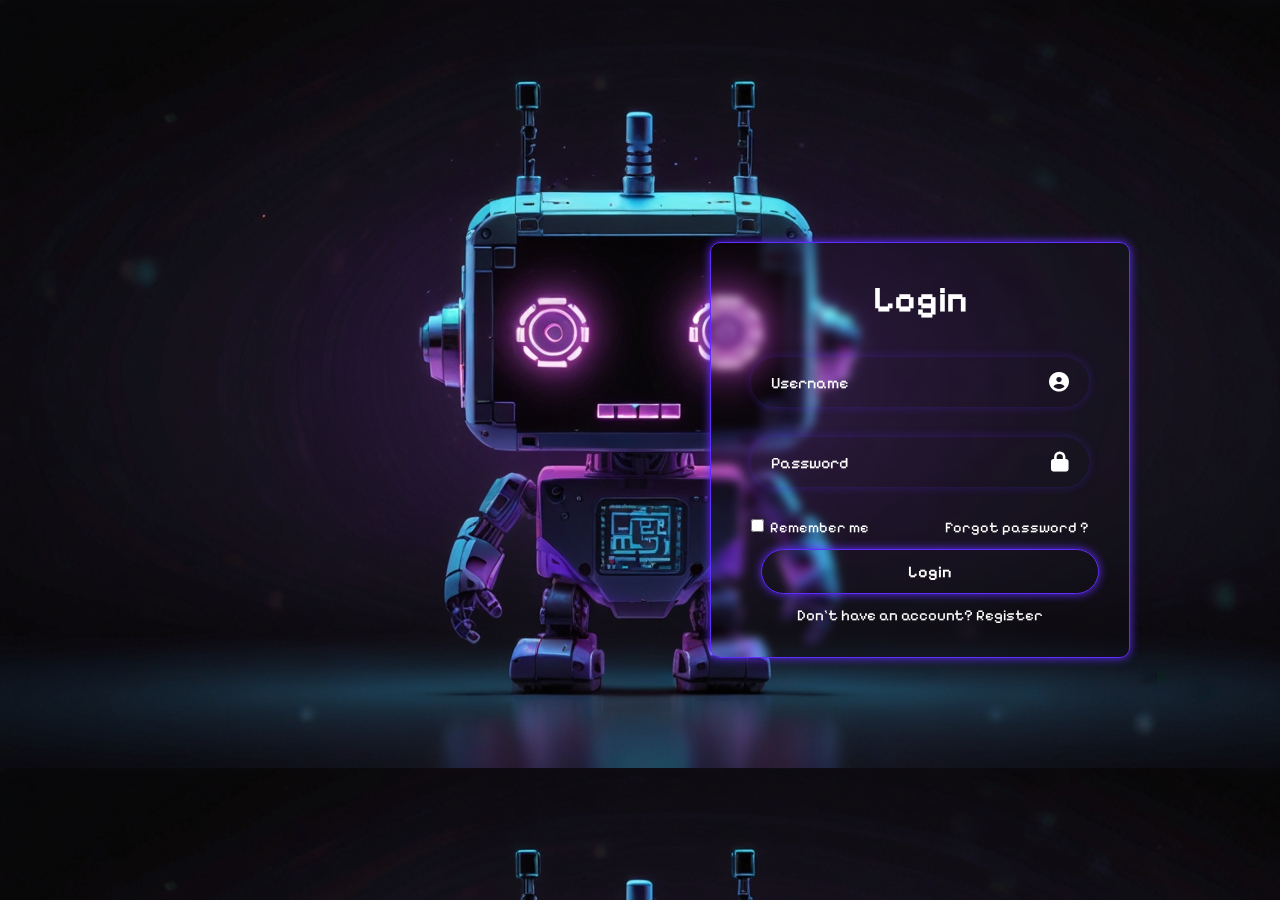
<file: login.html>
<!DOCTYPE html>
<html lang="en">

<head>
    <meta charset="UTF-8">
    <meta name="viewport" content="width=device-width, initial-scale=1.0">
    <link rel="stylesheet" href="Login.css">
    <link rel="preconnect" href="https://fonts.googleapis.com">
    <link rel="preconnect" href="https://fonts.gstatic.com" crossorigin>
    <link href="https://fonts.googleapis.com/css2?family=Pixelify+Sans&display=swap" rel="stylesheet">
    <link rel="stylesheet" href="https://cdnjs.cloudflare.com/ajax/libs/font-awesome/6.7.2/css/all.min.css" integrity="sha512-Evv84Mr4kqVGRNSgIGL/F/aIDqQb7xQ2vcrdIwxfjThSH8CSR7PBEakCr51Ck+w+/U6swU2Im1vVX0SVk9ABhg==" crossorigin="anonymous" referrerpolicy="no-referrer" />
    <title>Login</title>
</head>

<body>
    <div class="wrapper">
        <form action="">
            <h1>Login</h1>
            <div class="input-box">
                <input type="text" placeholder="Username" required>
                <i class="fa-solid fa-circle-user"></i>
            </div>
            <div class="input-box">
                <input type="password" placeholder="Password" required>
                <i class="fa-solid fa-lock"></i>
            </div>
            <div class="remember-forgot">
                <label><input type="checkbox"> Remember me</label>
                <a href="#">Forgot password ?</a>
            </div>
            <button type="submit" class="btn"><a href="index.html">Login</a></button>
            <div class="register-link">
                <p>Don't have an account? <a href="#">Register</a></p>
            </div>

        </form>
    </div>
    </div>
</body>

</html>
</file>
<file: style.css>
/* .font{
  font-family: "Pixelify Sans", sans-serif;
  font-optical-sizing: auto;
  font-weight: 400;
  font-style: normal;
} */

:root{
    --bg-color: #000;
    --primari-color: #612cff;
    --secoundary-color: #ff6b45;
    --thrd-color: #d800d2;
    --text-color: #fff;
}


*{
    padding: 0;
    margin: 0;
    box-sizing: border-box;
    font-family: "Pixelify Sans", sans-serif;
    text-decoration: none;
    list-style: none;
    line-height: 1.5;
}

body{
    min-height: 100vh;
    background-color: var(--bg-color);
    color: var(--text-color);
}

body.no-scroll {
    overflow: hidden;
    position: fixed; /* Fixes the body position to prevent scroll */
    width: 100%;
    height: 100%;
}

header{
    background-color: var(--bg-color);
    position: sticky;
    width: 100%;
    top: 0;
    right: 0;
    display: flex;
    align-items: center;
    justify-content: space-between;
    padding: 20px 10%;
    box-shadow: 0px 0px 5px #ffffff85;
    transition: all 0.5s ease;
    z-index: 1000;
}

.logo{
    display: flex;
    align-items: center;
}

.logo > i{
    color: var(--primari-color);
    font-size: 28px;
    margin-right: 10px;
}

.logo > span{
    color: var(--text-color);
    font-size: 1.7rem;
    font-weight: 700;
    letter-spacing: 2px;
}

.navbar{
    display: flex;
}

.navbar  a{
    color: var(--text-color);
    font-size: 1.1rem;
    font-weight: 500;
    padding: 5px 0;
    margin: 0px 30px;
    transition: all .50s ease;
}

.navbar a:hover{
    color: var(--primari-color);
}

.explore a{
    font-size: 1.1rem;
    color: var(--text-color);
    background-color: var(--primari-color);
    padding: 10px;
    border: 2px solid var(--primari-color);
    border-radius: 10px;
}

.explore a:hover{
    font-size: 1.1rem;
    color: var(--primari-color);
    background-color: transparent;
    padding: 10px;
    border: 2px solid var(--primari-color);
    border-radius: 10px;
    box-shadow: 2px 5px 30px var(--primari-color);
}

/* main section */
main{
    background-image: url(robot.png);
    background-repeat: no-repeat;
    background-size: 90rem;
    display: flex;
    flex-direction: column;
    justify-content: center;
    min-height: calc(90vh - 6rem);
}

.hero{
    min-width: 40rem;
    margin-left: 10%;
    z-index: 1;
}

.tag-box{
    position: relative;
    width: 18rem;
    height: 2.5rem;
    border-radius: 50px;
    background-color: var(--bg-color );
    background: linear-gradient(to right,#ff6b45, #612cff, #d800d2, #ff6b45);
    background-size: 200%;
    animation: Gradient 2.5s linear infinite;
    box-shadow: 0 0 15px rgba(255, 255, 255, 0.5);
}

@keyframes Gradient {
    to{
        background-position: 200%;
    }
}

.tag-box .tag{
letter-spacing: 1px;
position: absolute;
inset: 3px 3px 3px 3px;
background-color: black;
border-radius: 50px;
display: flex;
align-items: center;
justify-content: center;
transition: 0.5s ease;
cursor: pointer;
}

.tag .tag-box:hover{
    color: var(--primari-color);
}

.hero h1 {
font-size: 4rem;
font-weight: 600;
letter-spacing: 0.1em;
margin: 2rem 0;
line-height: 1.2;
text-shadow: 0 0 10px rgba(128, 128, 128, 0.418);
}

.des{
font-size: 1.2rem;
letter-spacing: 0.05em;
max-width: 35rem;
color: gray;
}

.btn{
display: flex;
gap: 1rem;
margin: 3rem;
}

.btn-get-start{
color: var(--primari-color);
text-decoration: none;
border: 1px solid #2a2a2a;
padding: 0.7rem 1.2rem;
border-radius: 50px;
font-size: 1.2rem;
font-weight: 600;
letter-spacing: 0.1em;
transition: background-color 0.2s
ease;
}

.btn-get-start:hover{
    
    border-color: #612cff80;
    text-shadow: 0 01 10px rgba(128, 128, 128, 0.418);
    box-shadow: 0px 1px 10px var(--primari-color);
}

.btn-signing{
text-decoration: none;
background-color: var(--bg-color) ;
color: var(--text-color);
padding: 0.6rem 2.5rem;
border-radius: 50px;
font-size: 1.2rem;
font-weight: 600;
letter-spacing: 0.1em;
border: 1px solid #612cff80;
transition: background-color 0.2s ease;
}

.btn-signing:hover{
    border: 1px solid #3a3a3a;
    text-shadow: 0 01 10px rgba(128, 128, 128, 0.418);
    box-shadow: 0px 1px 10px var(--text-color);
}

/* Robot parts  */

/* New class to prevent scrolling when a popup is active */
body.no-scroll {
    overflow: hidden;
    position: fixed; /* Fixes the body position to prevent scroll */
    width: 100%;
    height: 100%;
}

.container {
    justify-content: center;
    align-items: center;
    display: flex;
    flex-direction: column;
    gap: 20px;
    padding: 20px;
    transition: filter 0.3s ease-in-out; /* Smooth blur transition */
     /* Ensure container takes full width */
     /* Optional: limit max width for better readability */
    box-sizing: border-box; /* Include padding in width calculation */
}

/* Blur effect for content when a popup is active */
.container.blurred {
    filter: blur(5px);
    pointer-events: none; /* Disable interaction with blurred content */
}

/* Content Section Styling */
.hidden{
        display: flex;
    justify-content: center;
    align-items: center;
    flex-direction: column;
    padding: 2px;
    max-width: 60%;
    margin-top: 20px;
    margin-bottom: 20px;
    border-radius: 16px;
    background-size: 200%;
    transition: all 1s ease;
    animation: Gradient 2.5s linear infinite;
    box-shadow: 0 0 15px rgba(255, 255, 255, 0.5);
    opacity: 0;
}



.content-section {
    display: flex;
    justify-content: center;
    align-items: center;
    flex-direction: column;
    padding: 2px;
    max-width: 60%;
    margin-top: 20px;
    margin-bottom: 20px;
    border-radius: 16px;
    background-size: 200%;
    transition: all 1s ease;
    animation: Gradient 2.5s linear infinite;
    box-shadow: 0 0 15px rgba(255, 255, 255, 0.5);
}


@keyframes appear {
from {
opacity: 0;
scale: 0.5;
}
to {
opacity: 1;
scale: 1;
}
}
.content-section {
animation: appear linear;
animation-timeline: view();
animation-range: entry 0% cover 40% ;
}

.content-section:hover {
    padding: 2px;
    max-width: 60%;
    margin-top: 20px;
    margin-bottom: 20px;
    border-radius: 16px;
    background-color: var(--bg-color);
    background: linear-gradient(to right, #ff6b45, #612cff, #d800d2, #ff6b45);
    background-size: 200%;
    animation: Gradient 2.5s linear infinite;
    box-shadow: 0 0 15px rgba(255, 255, 255, 0.5);
}

/* Main layout container */
.robot-part {
    display: flex;
    justify-content: space-between;
    align-items: center;
    background-color: var(--bg-color);
    /* light grey like your reference */
    padding: 30px;
    border-radius: 16px;
    gap: 40px;
}

/* Alternate row reversal */
.robot-part.reverse {
    flex-direction: row-reverse;
}

/* Text styling */
.robot-part .text {
    flex: 1;
}

.robot-part .text h2 {
    font-size: 24px;
    margin-bottom: 10px;
    color: var(--text-color);
    font-weight: bold;
}

.robot-part .text p {
    font-size: 15px;
    line-height: 1.6;
    color: gray;
    margin-bottom: 12px;
}

/* Button styling */
.robot-part .action-button {
text-decoration: none;
background-color: var(--bg-color) ;
color: var(--text-color);
padding: 0.5rem 1.0rem;
border-radius: 50px;
font-size: 1.2rem;
font-weight: 600;
letter-spacing: 0.1em;
border: 1px solid #612cff80;
transition: background-color 0.2s ease;
}

.robot-part .action-button:hover {
    cursor: pointer;
    transform: translateY(-2px);
    border-color: #612cff80;
    text-shadow: 0 01 10px rgba(128, 128, 128, 0.418);
    box-shadow: 0px 1px 10px var(--primari-color);
}

/* Image container */
.robot-part .image {
    flex-shrink: 0;
}

.image img {
    width: 180px;
    height: 180px;
    border-radius: 20px;
    object-fit: cover;
    background-color: #e0e0e0;
}




/* Popup Styling */
/* Existing .popup styles (modified) */
.popup {
    padding: 0px;
    color: #fff;
    padding: 2px; /* Reduced padding slightly to accommodate inner content */
    border-radius: 10px;
    position: fixed;
    top: 50%;
    left: 50%;
    transform: translate(-50%, -50%);
    z-index: 1000;
    display: none;
    flex-direction: column;
     /* Adjusted width to fit the images and text */
    max-width: 90%;
    overflow: hidden; /* Ensure content stays within rounded corners */
    background-color: var(--bg-color );
    background: linear-gradient(to right,#ff6b45, #612cff, #d800d2, #ff6b45);
    background-size: 200%;
    animation: Gradient 2.5s linear infinite;
    box-shadow: 0 0 15px rgba(255, 255, 255, 0.5);
}

.popup.active {
    display: flex;
}

/* New: Wrapper for images and text to control their layout */
.popup-content {
    border-radius: 10px;
    padding: 20px;
    background-color: var(--bg-color);
    display: flex;
    flex-direction: column; /* Stack images on top of text */
    gap: 20px; /* Space between image gallery and text */
    padding-bottom: 20px; /* Space above the close button */
    max-height: 70vh; /* Limits height to 70% of viewport */
    overflow-y: auto; /* Enables vertical scrolling */
    scrollbar-width: none; /* Hide scrollbar in Firefox */
    -ms-overflow-style: none;  /* Hide scrollbar in IE and Edge */
}

.popup-content::-webkit-scrollbar {
    display: none; /* Hide scrollbar in Chrome, Safari */
}


/* Styling for the image gallery container */
.popup-image-gallery {
    display: flex;
    justify-content: center; /* Distribute images evenly */
    gap: 15px; /* Space between images */
    flex-wrap: wrap; /* Allow images to wrap if space is limited */
    margin: 20px; /* Space between images and heading */
}

/* Styling for individual images within the gallery */
.popup-image-gallery img {
    width: 260px; /* Fixed width for images */
    height: 160px; /* Fixed height for images */
    object-fit: cover; /* Ensures images cover the area without distortion */
    border-radius: 5px; /* Rounded corners for images */
    box-sizing: border-box; /* Include padding/border in size */
}

.popup-image-gallery img:hover{
    cursor: pointer;
    box-shadow: 0px 1px 10px var(--text-color);
}

/* Styling for the text content area */
.popup-text h2 {
    color: var(--primari-color);
    margin-top: 0; /* Remove default top margin */
    margin-bottom: 10px; /* Space below heading */
    font-size: 2em;/* No specific flex properties needed here as it's a block element */

}

.popup-text p{
    /* color: var(--text-color); */
    color: gray;
    font-size: 1.1em;
    line-height: 1.6;
    margin-bottom: 0;
    cursor: text;
}

.close-button {
    background-color: var(--bg-color);
    color: var(--text-color);
    border: 1px solid var(--primari-color);
    padding: 12px 25px;
    border-radius: 50px;
    cursor: pointer;
    font-size: 1.1em;
    font-weight: bold;
    align-self: center;
    margin-top: 20px; /* Space above the close button */
    transition: background-color 0.2s, box-shadow 0.3s;
    width: fit-content;
}

.close-button:hover {
    border: 1px solid #3a3a3a;
    text-shadow: 0 01 10px rgba(128, 128, 128, 0.418);
    box-shadow: 0px 1px 10px var(--text-color);
}

/* Existing overlay styles remain unchanged */
.overlay {
    position: fixed;
    top: 0;
    left: 0;
    width: 100%;
    height: 100%;
    background-color: rgba(0, 0, 0, 0.5);
    z-index: 999;
    display: none;
}

.overlay.active {
    display: block;
}

 /*footer */
footer{
    margin-top: 20px;
    padding: 10px;
    display: flex;
    align-items: center;
    justify-content: center;
    gap: 15px;
}

footer a{
    color: var(--primari-color);
}
footer a:hover{
    color: var(--secoundary-color);
}
</file>
<file: Crontact US.css>
/* .font{
  font-family: "Pixelify Sans", sans-serif;
  font-optical-sizing: auto;
  font-weight: 400;
  font-style: normal;
} */

:root{
    --bg-color: #000;
    --primari-color: #612cff;
    --secoundary-color: #ff6b45;
    --thrd-color: #d800d2;
    --text-color: #fff;
}


*{
    padding: 0;
    margin: 0;
    box-sizing: border-box;
    font-family: "Pixelify Sans", sans-serif;
    text-decoration: none;
    list-style: none;
    line-height: 1.5;
}

body{
    background-color: var(--bg-color);
    color: var(--text-color);
    justify-content: center;
    align-items: center;
    display: flex;
    flex-direction: column;
    min-height: 100vh;            
    box-sizing: border-box;
}

header{
    background-color: var(--bg-color);
    position: sticky;
    width: 100%;
    top: 0;
    right: 0;
    display: flex;
    align-items: center;
    justify-content: space-between;
    padding: 20px 10%;
    box-shadow: 0px 0px 5px #ffffff85;
    transition: all 0.5s ease;
    z-index: 1000;
}



.logo{
    display: flex;
    align-items: center;
}

.logo > i{
    color: var(--primari-color);
    font-size: 28px;
    margin-right: 10px;
}

.logo > span{
    color: var(--text-color);
    font-size: 1.7rem;
    font-weight: 700;
    letter-spacing: 2px;
}

.navbar{
    display: flex;
}

.navbar  a{
    color: var(--text-color);
    font-size: 1.1rem;
    font-weight: 500;
    padding: 5px 0;
    margin: 0px 30px;
    transition: all .50s ease;
}

.navbar a:hover{
    color: var(--primari-color);
}

.navbar .active-nav{
    color: var(--primari-color);
}

.explore a{
    font-size: 1.1rem;
    color: var(--text-color);
    background-color: var(--primari-color);
    padding: 10px;
    border: 2px solid var(--primari-color);
    border-radius: 10px;
}

.explore a:hover{
    font-size: 1.1rem;
    color: var(--primari-color);
    background-color: transparent;
    padding: 10px;
    border: 2px solid var(--primari-color);
    border-radius: 10px;
    box-shadow: 2px 5px 30px var(--primari-color);
}

 
 
 /* General Styling */


        /* Main Contact Section */
        .contact-section {
            letter-spacing: 1px;
            max-width: 1000px;
            width: 100%;
            text-align: center;
            margin-bottom: 40px;
        }

        .contact-title {
            font-size: 3em;
            color: var(--text-color);
            margin-bottom: 15px;
            font-weight: 500;
        }

        .contact-description {
            font-size: 1.1em;
            color: gray;
            max-width: 500px;
            margin: 0 auto 40px auto;
        }

        /* Contact Content Grid */
        .contact-content-grid {
            display: grid;
            grid-template-columns: 1fr 1fr; /* Two columns */
            gap: 40px;
            background-color: #222; /* Slightly lighter dark background for the grid */
            border-radius: 12px;
            padding: 40px;
            box-shadow: 0 8px 20px rgba(0, 0, 0, 0.3);
            border: 1px solid #333;
        }

        /* Left Column: Contact Info */
        .contact-info {
            display: flex;
            flex-direction: column;
            gap: 30px;
            text-align: left;
            padding-right: 20px; /* Space from the form */
            border-right: 1px solid #333; /* Separator line */
            position: relative; /* For the accent line */
        }

        .contact-info::before {
            content: '';
            position: absolute;
            top: 0;
            right: -1px; /* Align with border */
            width: 2px;
            height: 80px; /* Length of the accent line */
            background-color: var(--primari-color); /* Green accent */
            transform: translateY(-50%); /* Adjust position */
        }

        .info-item {
            display: flex;
            align-items: flex-start;
            gap: 15px;
        }

        .info-icon {
            font-size: 1.8em;
            color: var(--text-color); /* Green accent for icons */
            border: 1px solid var(--primari-color);
            border-radius: 8px;
            padding: 10px;
            display: flex;
            justify-content: center;
            align-items: center;
            box-shadow: 0 0 10px var(--primari-color);
        }

        .info-details h3 {
            margin: 0;
            font-size: 1.2em;
            color: #f0f0f0;
            font-weight: 600;
        }

        .info-details p {
            margin: 5px 0 0 0;
            font-size: 0.95em;
            color: #bbb;
        }

        /* Connect With Us */
        .connect-with-us {
            margin-top: 40px;
            text-align: left;
            position: relative;
            padding-top: 20px; /* Space for the accent line */
        }

        .connect-with-us::before {
            content: '';
            position: absolute;
            top: 0;
            left: 0;
            width: 80px; /* Length of the accent line */
            height: 2px;
            background-color: var(--primari-color); /* Green accent */
        }

        .connect-with-us h3 {
            font-size: 1.2em;
            color: var(--primari-color); /* Green accent */
            margin-bottom: 20px;
            font-weight: 600;
        }

        .social-icons {
            display: flex;
            gap: 20px;
        }

        .social-icons a {
            color: #f0f0f0;
            font-size: 1.8em;
            transition: color 0.3s ease, transform 0.3s ease;
        }

        .social-icons a:hover {
            color: var(--secoundary-color); /* Green on hover */
            transform: translateY(-3px);
        }

        /* Right Column: Send Message Form */
        .send-message-form {
            display: flex;
            flex-direction: column;
            gap: 25px;
            padding-left: 20px; /* Space from the info column */
            position: relative; /* For the accent line */
        }

        .send-message-form::before {
            content: '';
            position: absolute;
            top: 0;
            left: -1px; /* Align with border */
            width: 2px;
            height: 80px; /* Length of the accent line */
            background-color: var(--primari-color); /* Green accent */
            transform: translateY(-50%); /* Adjust position */
        }

        .form-title {
            letter-spacing: 1px;
            font-size: 2em;
            color: #f0f0f0;
            margin-top: 0;
            margin-bottom: 15px;
            text-align: left;
            font-weight: 600;
        }

        .form-group {
            position: relative;
            margin-bottom: 20px; /* Space between form groups */
        }

        .form-group input,
        .form-group textarea {
            width: 100%;
            padding: 10px 0;
            background: none;
            border: none;
            border-bottom: 1px solid #555; /* Light grey underline */
            color: #f0f0f0;
            font-size: 1em;
            outline: none;
            transition: border-color 0.3s ease;
        }

        .form-group input:focus,
        .form-group textarea:focus {
            border-bottom-color: var(--primari-color); /* Green on focus */
        }

        .form-group label {
            position: absolute;
            top: 10px;
            left: 0;
            color: #bbb;
            font-size: 1em;
            pointer-events: none;
            transition: all 0.3s ease;
        }

        .form-group input:focus + label,
        .form-group input:not(:placeholder-shown) + label,
        .form-group textarea:focus + label,
        .form-group textarea:not(:placeholder-shown) + label {
            top: -15px;
            font-size: 0.8em;
            color: var(--primari-color); /* Green when active/filled */
        }

        .form-group textarea {
            resize: vertical; /* Allow vertical resizing */
            min-height: 80px;
        }

        .submit-button {
            background-color: var(--primari-color); /* Green accent */
            color: var(--text-color); /* Dark text on green button */
            border: 2px solid var(--primari-color);
            padding: 12px 30px;
            border-radius: 8px;
            cursor: pointer;
            font-size: 1.1em;
            font-weight: 400;
            letter-spacing: 1px;
            align-self: flex-start; /* Align to left */
            transition: background-color 0.3s ease, box-shadow 0.3s ease;
            box-shadow: 0 4px 10px var(--primari-color);
        }

        .submit-button:hover {
            border: 2px solid var(--text-color);
            background-color: var(--bg-color); /* Darker green on hover */
            box-shadow: 0 6px 15px var(--text-color);
        }

 /*footer */
footer{
    margin-top: 20px;
    padding: 10px;
    display: flex;
    align-items: center;
    justify-content: center;
    gap: 15px;
}

footer a{
    color: var(--primari-color);
}
footer a:hover{
    color: var(--secoundary-color);
}

        /* Responsive Adjustments */
        @media (max-width: 768px) {
            .contact-title {
                font-size: 2.2em;
            }

            .contact-description {
                font-size: 1em;
            }

            .contact-content-grid {
                grid-template-columns: 1fr; /* Single column on smaller screens */
                padding: 30px 20px;
            }

            .contact-info {
                border-right: none; /* Remove vertical border */
                padding-right: 0;
                border-bottom: 1px solid #333; /* Add horizontal border */
                padding-bottom: 30px;
                margin-bottom: 30px;
            }

            .contact-info::before {
                display: none; /* Hide vertical accent line */
            }

            .connect-with-us {
                margin-top: 30px;
                padding-top: 0; /* Remove top padding */
            }

            .connect-with-us::before {
                display: none; /* Hide horizontal accent line */
            }

            .send-message-form {
                padding-left: 0;
            }

            .send-message-form::before {
                display: none; /* Hide vertical accent line */
            }
        }
</file>
<file: Error 404.css>
:root{
    --bg-color: #000;
    --primari-color: #612cff;
    --secoundary-color: #ff6b45;
    --thrd-color: #d800d2;
    --text-color: #fff;
}

*{
    padding: 0;
    margin: 0;
    box-sizing: border-box;
    font-family: "Pixelify Sans", sans-serif;
    text-decoration: none;
    list-style: none;
    line-height: 1.5;
}

body{
    min-height: 100vh;
    background: url(Broken-robot.jpg);
    background-size: cover;
    color: var(--text-color);
    justify-content: center;
    align-items: center;
    display: flex;
    flex-direction: column;
    min-height: 100vh;
    box-sizing: border-box;
}

.content{
    background-color: #0000001e;
    padding: 10px;
    border: 1px solid #00000038;
    border-radius: 10px;
    box-shadow: 0 0px 2px var(--primari-color);
    display: flex;
    flex-direction: column;
    justify-content: center;
    align-items: center;
}

.content:hover{
    cursor: pointer;
    border: 1px solid #d800d140;
    border-radius: 10px;
    box-shadow: 0 0px 2px var(--thrd-color);
    backdrop-filter: blur(5px);
}

.content h2{
    letter-spacing: 2px;
    font-size: 6rem;
}

.content p{
    color: rgb(205, 205, 205);
    font-size: 1.5rem;
}

.content a{
    margin: 20px;
    font-size: 1.1rem;
    color: var(--text-color);
    background-color: var(--primari-color);
    padding: 10px;
    border: 2px solid var(--primari-color);
    border-radius: 10px;
}

.content a:hover{
    font-size: 1.1rem;
    color: var(--primari-color);
    background-color: transparent;
    padding: 10px;
    border: 2px solid var(--primari-color);
    border-radius: 10px;
    box-shadow: 2px 5px 30px var(--primari-color);
}
</file>
<file: Explore.css>
:root {
            --bg-color: #080808;
            --primary-color: #612cff;
            --secondary-color: #ff6b45;
            --third-color: #d800d2;
            --text-color: #f0f0f0;
        }

        /* Global Styling for Robotics Blog Series */
        body {
            font-family: 'Segoe UI', sans-serif;
            background-color: var(--bg-color);
            color: var(--text-color);
            line-height: 1.8;
            margin: 0;
            padding: 0;
        }

        .container {
            max-width: 960px;
            margin: auto;
            padding: 50px 25px;
            background-color: #121212;
            box-shadow: 0 0 15px rgba(97, 44, 255, 0.5);
            border-radius: 8px;
        }

        h1 {
            font-family: "Pixelify Sans", sans-serif;
            font-size: 2.8rem;
            color: var(--primary-color);
            margin-bottom: 0.2em;
            text-align: center;
        }

        .tagline {
            font-size: 1.3rem;
            color: #888;
            font-style: italic;
            margin-bottom: 3em;
            text-align: center;
        }

        h2 {
            font-family: "Pixelify Sans", sans-serif;
            font-size: 1.8rem;
            margin-top: 40px;
            color: var(--secondary-color);
            border-bottom: 2px solid var(--primary-color);
            padding-bottom: 6px;
            margin-bottom: 1em;
        }

        h3 {
            font-size: 1.4rem;
            margin-top: 25px;
            color: var(--third-color);
        }

        p {
            color: var(--text-color);
            font-size: 1.1rem;
            margin-bottom: 1.5em;
        }

        ul {
            padding-left: 20px;
            margin-bottom: 1.5em;
        }

        li {
            margin-bottom: 0.6em;
        }

        .highlight {
            background-color: rgba(97, 44, 255, 0.1);
            padding: 15px 20px;
            border-left: 6px solid var(--primary-color);
            margin: 40px 0;
            font-style: italic;
            border-radius: 4px;
        }
        
        .highlight p {
            margin-bottom: 0;
        }

        code {
            background-color: #333;
            color: var(--secondary-color);
            padding: 0.2em 0.4em;
            border-radius: 4px;
            font-family: 'Courier New', Courier, monospace;
        }

        pre code {
            display: block;
            background-color: #1a1a1a;
            color: #f0f0f0;
            padding: 15px;
            overflow-x: auto;
            border-left: 4px solid var(--secondary-color);
            border-radius: 4px;
            white-space: pre-wrap;
            word-wrap: break-word;
        }

        /* Responsive Styling */
        @media (max-width: 768px) {
            .container {
                padding: 30px 15px;
            }

            h1 {
                font-size: 2.2rem;
            }

            h2 {
                font-size: 1.5rem;
            }

            h3 {
                font-size: 1.2rem;
            }

            p,
            li {
                font-size: 1rem;
            }
        }
</file>
<file: Login.css>
:root{
    --bg-color: #000;
    --primari-color: #612cff;
    --secoundary-color: #ff6b45;
    --thrd-color: #d800d2;
    --text-color: #fff;
}


*{
    padding: 0;
    margin: 0;
    box-sizing: border-box;
    font-family: "Pixelify Sans", sans-serif;
    text-decoration: none;
    list-style: none;
    line-height: 1.5;
}

a{
    color: var(--text-color);
}

body{
    padding-right: 150px;
    min-height: 100vh;
    background: url(Login-Bg.jpg);
    color: var(--text-color);
    justify-content: center;
    align-items: end;
    display: flex;
    flex-direction: column;
    min-height: 100vh;
    box-sizing: border-box;
}

/* .border{
    padding: 10px;
    width: 420px;
    position: fixed;
    border-radius: 50px;
    background-color: var(--bg-color );
    background: linear-gradient(to right,#ff6b45, #612cff, #d800d2, #ff6b45);
    background-size: 200%;
    animation: Gradient 2.5s linear infinite;
    box-shadow: 0 0 15px rgba(255, 255, 255, 0.5);
}

@keyframes Gradient {
    to{
        background-position: 200%;
    }
} */

.wrapper{
    backdrop-filter: blur(5px);
    border: 1px solid var(--primari-color);
    box-shadow: 0 0px 10px var(--primari-color);
    background-color: transparent;
    width: 420px;
    color: var(--text-color);
    border-radius: 10px;
    padding: 30px 40px;
}

.wrapper h1{
    font-size: 36px;
    text-align: center;
}

.wrapper .input-box{
    position: relative;
    width: 100%;
    height: 50px;
    margin: 30px 0px;
}

.input-box input{
    width: 100%;
    height: 100%;
    background: transparent;
    border: none;
    outline: none;
    box-shadow: 0 0 10px #612cff4c;
    border-radius: 40px;
    font-size: 16px;
    color: var(--text-color);
    padding: 20px 45px 20px 20px;
}

.input-box input::placeholder {
color: var(--text-color);
}

.input-box i {
position: absolute;
right: 20px;
top: 50%;
transform: translateY(-50%) ;
font-size: 20px;
}

.wrapper .remember-forgot {
display: flex;
justify-content: space-between;
font-size: 14.5px;
margin: - 15px 0 15px;
}
.remember-forgot label input {
accent-color:#fff;
margin-right: 3px;
}

.remember-forgot a{
    color: var(--text-color);
}
.remember-forgot a:hover{
    color: var(--primari-color);
}

.wrapper .btn {
    margin: 10px;
width: 100%;
height: 45px;
background: transparent;
border: 1px solid var(--primari-color);
outline: none;
border-radius: 40px;
box-shadow: 0 0 10px var(--primari-color);
cursor: pointer;
font-size: 16px;
color:#333;
font-weight: 600;
}

.wrapper .btn:hover{
    box-shadow: 0 0 10px var(--text-color);
    border: 1px solid var(--text-color);
}

.wrapper .register-link{
    font-size: 15px;
    text-align: center;
    margin-top: 20px 0px 15px;
}

.register-link a{
    color: var(--text-color);
}

.register-link a:hover{
    color: var(--primari-color);
}
</file>
